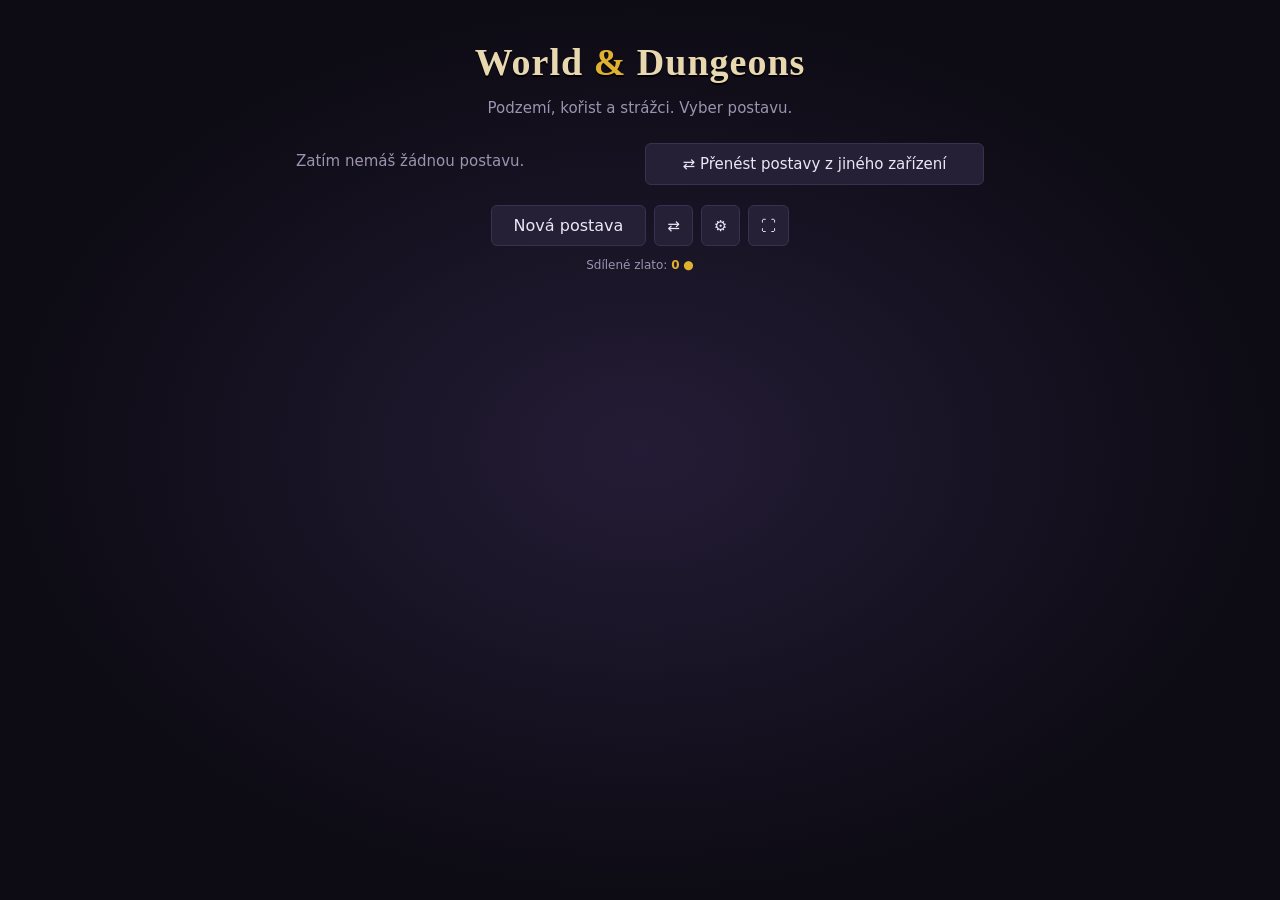
<file: index.html>
<!DOCTYPE html>
<html lang="cs">
<head>
  <meta charset="UTF-8">
  <meta name="viewport" content="width=device-width, initial-scale=1, maximum-scale=1, user-scalable=no, viewport-fit=cover">
  <meta name="mobile-web-app-capable" content="yes">
  <meta name="apple-mobile-web-app-capable" content="yes">
  <meta name="apple-mobile-web-app-status-bar-style" content="black-translucent">
  <meta name="apple-mobile-web-app-title" content="W&amp;D">
  <link rel="manifest" href="manifest.webmanifest">
  <link rel="icon" href="icon-192.png">
  <link rel="apple-touch-icon" href="icon-192.png">
  <meta name="theme-color" content="#0d0b14">
  <title>World &amp; Dungeons</title>
  <link rel="stylesheet" href="css/style.css">
</head>
<body>
  <!-- barevný přechod ohnivého prstence mýtických předmětů (sdílený všemi ikonami) -->
  <svg width="0" height="0" style="position:absolute" aria-hidden="true"><defs><radialGradient id="mfire-grad" cx="50%" cy="50%" r="50%">
    <stop offset="0" stop-color="#0a0202"/><stop offset=".45" stop-color="#2a0505"/><stop offset=".65" stop-color="#ff5a14"/><stop offset=".78" stop-color="#ffc060"/>
    <stop offset=".9" stop-color="#a01208" stop-opacity=".7"/><stop offset="1" stop-color="#000" stop-opacity="0"/></radialGradient></defs></svg>
  <canvas id="game"></canvas>

  <!-- Hlavní menu: postavy -->
  <div id="menu">
    <div class="menu-inner">
      <h1>World <span class="amp">&amp;</span> Dungeons</h1>
      <p class="muted">Podzemí, kořist a strážci. Vyber postavu.</p>
      <div id="menu-chars" class="char-list"></div>
      <div class="actions center">
        <button id="menu-play" class="primary big">Hrát</button>
        <button id="menu-new" class="big">Nová postava</button>
        <button id="menu-xfer" title="Přenos postav na jiné zařízení">⇄</button>
        <button id="menu-settings" title="Nastavení">⚙</button>
        <button id="menu-fs" title="Celá obrazovka">⛶</button>
      </div>
      <p class="muted small">Sdílené zlato: <b class="gold" id="menu-gold">0</b> <span class="gold">●</span></p>
    </div>
  </div>

  <!-- HUD -->
  <div id="hud" hidden>
    <div id="top-center">
      <div id="area-name"></div>
      <div id="progress-wrap"><div id="progress-bar"></div><span id="progress-txt"></span></div>
      <div id="boss-wrap" hidden><div id="boss-head"><span id="boss-name"></span><span id="boss-status"></span></div><div class="bossbar"><div id="boss-bar"></div><div id="boss-shield"></div><i class="bph" style="left:66%"></i><i class="bph" style="left:33%"></i></div></div>
    </div>
    <div id="top-right">
      <canvas id="minimap" width="92" height="72"></canvas>
      <div class="hud-btns">
        <span class="hud-gold" data-tip="Zlato (sdílené všemi postavami)"><span class="gold">●</span> <b id="hud-gold">0</b></span>
        <button id="hb-char" data-tip="Postava a batoh (I)">🎒</button>
        <button id="hb-tal" data-tip="Talenty a dovednosti (K)">✦</button>
        <button id="hb-book" data-tip="Kniha dovedností (P)">📖</button>
        <button id="hb-fs" data-tip="Celá obrazovka (F)">⛶</button>
        <button id="hb-menu" data-tip="Menu (Esc)">☰</button>
      </div>
      <div id="warn-broken" class="warn" hidden data-tip="Některý nasazený předmět je rozbitý a nedává staty. Oprav ho u kováře ve městě.">⚠ Rozbitá výbava</div>
    </div>
    <div id="party" hidden></div>
    <div id="buffs"></div>
    <div id="loot-log"></div>
    <div id="banner" hidden></div>
    <div id="portal-ask" hidden><span>Vrátit se do města?</span><button id="pa-yes">Do města <small>(Enter)</small></button><button id="pa-no" class="ghost">Zůstat</button></div>
    <div id="bottom">
      <div class="orb hp" data-tip="Život"><div class="orb-fill" id="hp-fill"></div><span class="orb-txt" id="hp-txt"></span></div>
      <div id="bar-mid">
        <div id="xpbar" data-tip="Zkušenosti"><div id="xp-fill"></div><span id="xp-txt"></span></div>
        <div id="action-bar"></div>
      </div>
      <div class="orb res" id="res-orb" data-tip=""><div class="orb-fill" id="res-fill"></div><span class="orb-txt" id="res-txt"></span><span class="orb-name" id="res-name"></span></div>
    </div>
    <div id="touch" hidden>
      <div id="joy-zone"><div id="joy-base"><div id="joy-knob"></div></div></div>
      <div id="tbtns"></div>
    </div>
  </div>

  <div id="modal" class="modal" hidden><div id="modal-box" class="modal-box"></div></div>
  <div id="toast" class="toast"></div>
  <div id="tip" class="tip" hidden></div>
  <div id="itip" class="itip" hidden></div>

  <script src="js/data.js"></script>
  <script src="js/classes.js"></script>
  <script src="js/talents.js"></script>
  <script src="js/icons.js"></script>
  <script src="js/item-icons.js"></script>
  <script src="js/items.js"></script>
  <script src="js/sprites.js"></script>
  <script src="js/world.js"></script>
  <script src="js/fx.js"></script>
  <script src="js/sfx.js"></script>
  <script src="js/save.js"></script>
  <script src="js/entities.js"></script>
  <script src="js/skills.js"></script>
  <script src="js/rift.js"></script>
  <script src="js/bosses.js"></script>
  <script src="js/inventory.js"></script>
  <script src="js/ui.js"></script>
  <script src="js/hud.js"></script>
  <script src="js/lib/peerjs.min.js"></script>
  <script src="js/net.js"></script>
  <script src="js/engine.js"></script>
</body>
</html>
</file>
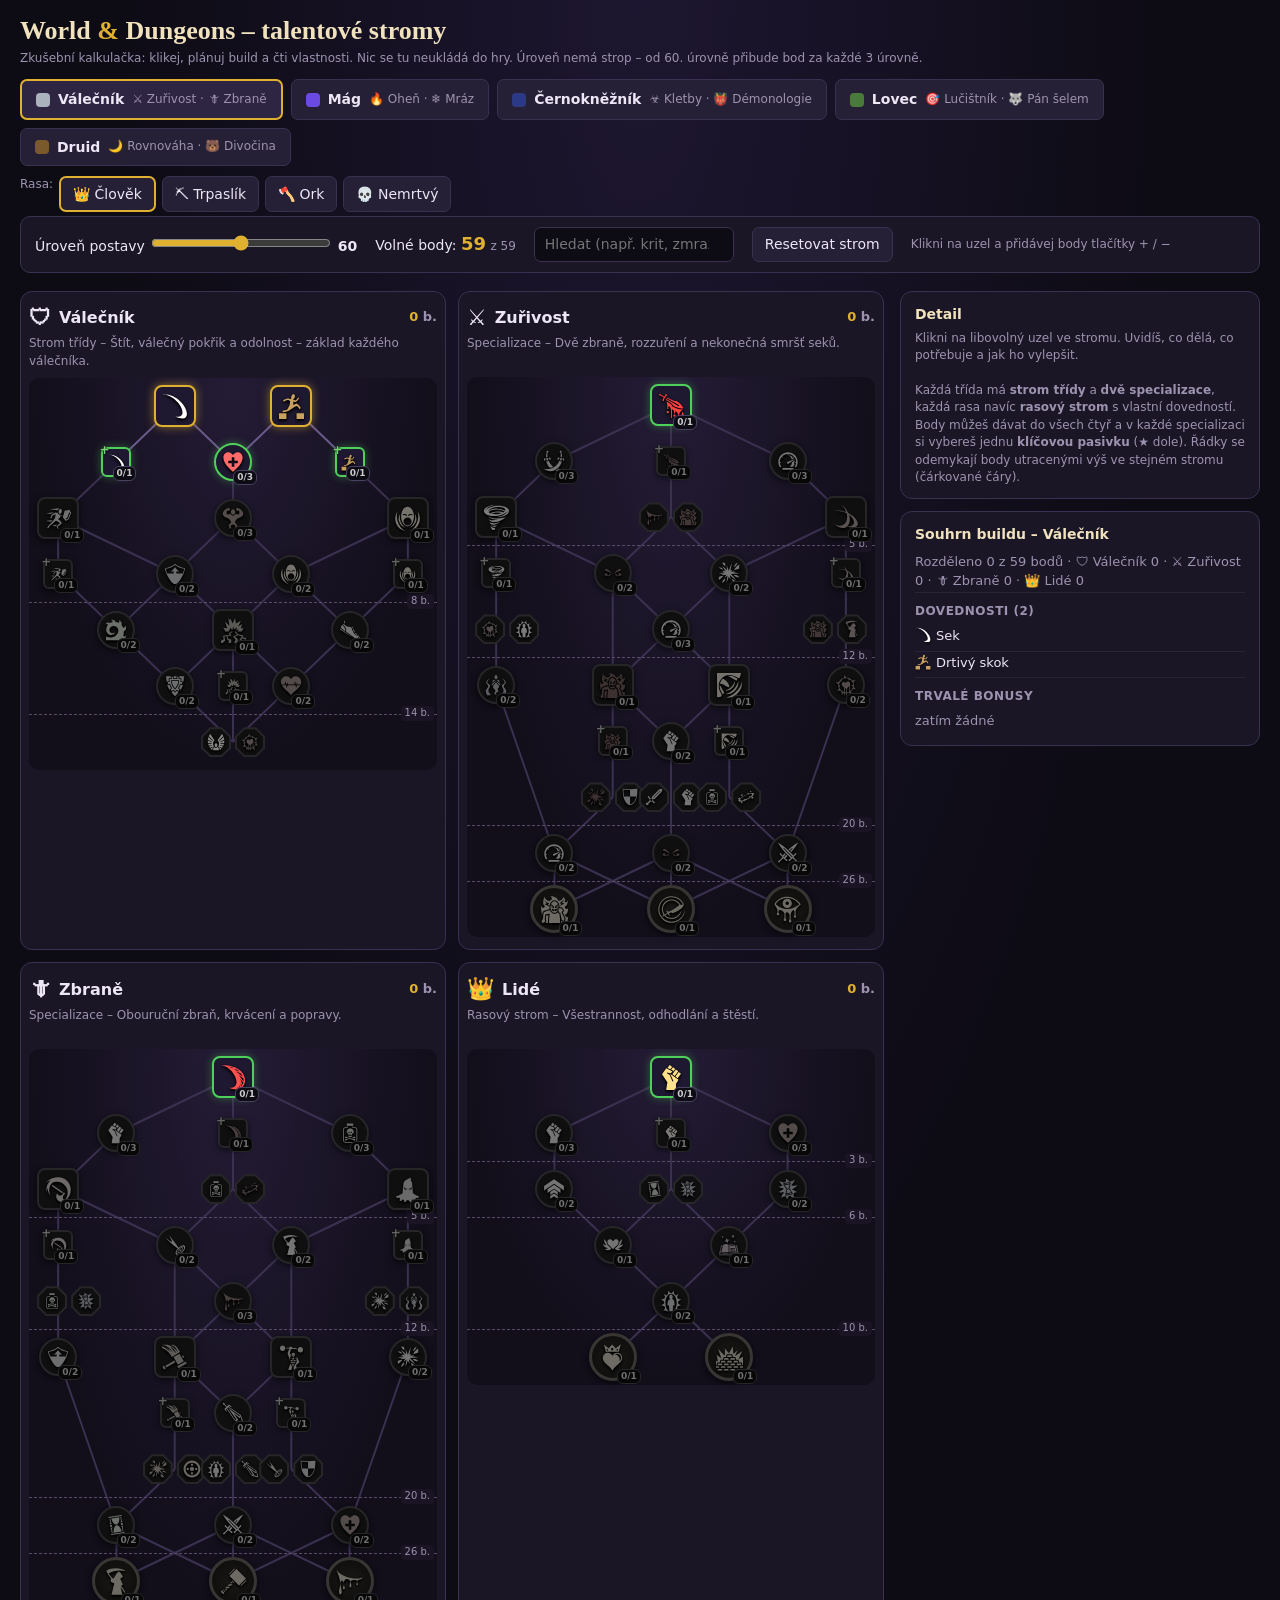
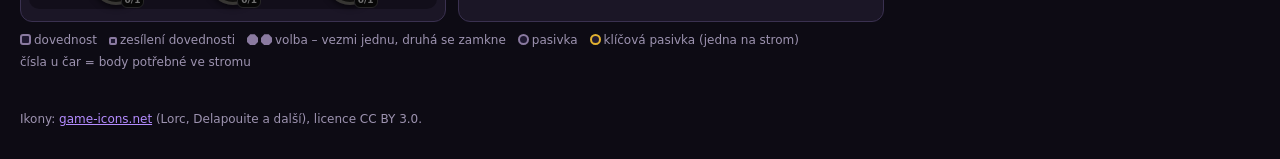
<file: kalkulacka/index.html>
<!DOCTYPE html>
<html lang="cs">
<head>
<meta charset="utf-8">
<meta name="viewport" content="width=device-width, initial-scale=1">
<title>World & Dungeons – talentové stromy</title>
<style>
  :root { --bg:#0d0b14; --panel:#1b1626; --panel2:#262036; --border:#3a3150; --text:#ece6f5; --muted:#9d93b0; --gold:#e0b030; --green:#4fd05a; }
  * { box-sizing: border-box; }
  body { margin: 0; background: radial-gradient(ellipse at top, #1d1630, var(--bg) 60%); color: var(--text); font: 14px/1.45 system-ui, -apple-system, "Segoe UI", sans-serif; min-height: 100vh; }
  button { font: inherit; color: var(--text); background: var(--panel2); border: 1px solid var(--border); border-radius: 7px; padding: 6px 12px; cursor: pointer; }
  button:hover { border-color: var(--gold); }
  button:disabled { opacity: .45; cursor: not-allowed; }
  button.primary { background: var(--gold); color: #241a05; border-color: var(--gold); font-weight: 600; }
  .muted { color: var(--muted); } .small { font-size: 12px; } .gold { color: var(--gold); }
  header { padding: 16px 20px 8px; max-width: 1500px; margin: 0 auto; }
  h1 { margin: 0 0 4px; font: 700 26px Georgia, serif; color: #f0e2bd; } h1 span { color: var(--gold); }
  .classes { display: flex; flex-wrap: wrap; gap: 8px; margin: 12px 0 10px; }
  .cls { display: flex; align-items: center; gap: 8px; padding: 8px 14px; }
  .cls .sw { width: 14px; height: 14px; border-radius: 4px; }
  .cls.sel { border: 2px solid var(--gold); background: #2e2542; }
  .bar { display: flex; flex-wrap: wrap; align-items: center; gap: 10px 18px; background: var(--panel); border: 1px solid var(--border); border-radius: 10px; padding: 10px 14px; }
  .bar input[type=range] { width: 180px; accent-color: var(--gold); }
  .bar input[type=search] { font: inherit; background: var(--bg); color: var(--text); border: 1px solid var(--border); border-radius: 7px; padding: 6px 10px; width: 200px; }
  .pts b { font-size: 18px; }
  main { max-width: 1500px; margin: 0 auto; padding: 10px 20px 40px; display: grid; grid-template-columns: 1fr 360px; gap: 16px; align-items: start; }
  .trees { display: grid; grid-template-columns: repeat(2, minmax(300px, 1fr)); gap: 12px; }
  .races { display: flex; flex-wrap: wrap; gap: 6px; margin: 6px 0 4px; } .races button.sel { border: 2px solid var(--gold); }
  .tree { background: var(--panel); border: 1px solid var(--border); border-radius: 12px; padding: 10px 8px 12px; }
  .tree h2 { margin: 0; font-size: 16px; display: flex; align-items: center; gap: 8px; } .tree h2 .ic { font-size: 22px; }
  .tree .sub { margin: 2px 0 8px; min-height: 34px; }
  .tree .tp { margin-left: auto; font-size: 13px; color: var(--muted); } .tree .tp b { color: var(--gold); }
  .canvas { position: relative; background: radial-gradient(ellipse at 50% 0%, #241c36, #120e1a 70%); border-radius: 10px; }
  svg.lines { position: absolute; inset: 0; width: 100%; height: 100%; }
  svg.lines line { stroke: #3a3150; stroke-width: 2; } svg.lines line.can { stroke: #6a5a8a; } svg.lines line.on { stroke: var(--gold); stroke-width: 3; }
  .gate { position: absolute; left: 0; right: 0; border-top: 1px dashed #5a4a6a; pointer-events: none; }
  .gate span { position: absolute; right: 3px; top: -9px; font-size: 10px; background: #1a1424; color: var(--muted); padding: 0 4px; border-radius: 4px; }
  .gate.ok { border-color: #4a8a4a; } .gate.ok span { color: #7ad07a; }
  .n { position: absolute; transform: translate(-50%, -50%); width: 38px; height: 38px; padding: 0; display: flex; align-items: center; justify-content: center;
       background: #1e1830; border: 2px solid #4a4060; border-radius: 50%; box-shadow: 0 2px 6px rgba(0,0,0,.6); z-index: 1; user-select: none; }
  .n .g { font-size: 17px; line-height: 1; filter: drop-shadow(0 1px 1px #000); }
  .n .r { position: absolute; right: -7px; bottom: -6px; font-size: 9px; font-weight: 700; background: #0d0b14; border: 1px solid #4a4060; border-radius: 6px; padding: 0 3px; color: #ccc; }
  .n .plus { position: absolute; left: -4px; top: -7px; font-size: 12px; font-weight: 800; color: #7ad07a; text-shadow: 0 0 2px #000; }
  .n.t-skill, .n.t-base { border-radius: 8px; width: 42px; height: 42px; }
  .n.t-enh { border-radius: 6px; width: 30px; height: 30px; } .n.t-enh .g { font-size: 14px; }
  .n.t-choice { border: 0; clip-path: polygon(30% 0,70% 0,100% 30%,100% 70%,70% 100%,30% 100%,0 70%,0 30%); background: #4a4060; }
  .n.t-choice::before { content: ''; position: absolute; inset: 2px; clip-path: inherit; background: #1e1830; z-index: -1; }
  .n.t-choice .r { right: 4px; bottom: 1px; }
  .n.t-key { width: 48px; height: 48px; border-width: 3px; border-color: #7a6030; background: radial-gradient(circle, #3a2a10, #1a1408); } .n.t-key .g { font-size: 22px; color: var(--gold); }
  .n.lock { filter: grayscale(.9) brightness(.55); }
  .n.ok { border-color: var(--green); box-shadow: 0 0 8px #4fd05a66; }
  .n.part { border-color: #c09030; }
  .n.max, .n.base { border-color: var(--gold); box-shadow: 0 0 10px #e0b03088; }
  .n.t-choice.ok { background: var(--green); } .n.t-choice.max { background: var(--gold); }
  .n.sel { outline: 2px solid #fff; outline-offset: 3px; } .n.t-choice.sel { outline: none; filter: drop-shadow(0 0 5px #fff); }
  .n.hit { box-shadow: 0 0 0 4px #50c0ff, 0 0 14px #50c0ff; filter: none; }
  .n.dim { opacity: .25; }
  aside { position: sticky; top: 10px; display: flex; flex-direction: column; gap: 12px; max-height: calc(100vh - 20px); overflow-y: auto; }
  .card { background: var(--panel); border: 1px solid var(--border); border-radius: 12px; padding: 12px 14px; }
  .card h3 { margin: 0 0 6px; font-size: 14px; color: #f0e2bd; }
  .d-head { display: flex; gap: 10px; align-items: center; } .d-g { font-size: 30px; width: 40px; text-align: center; }
  .d-head b { font-size: 16px; }
  .tag { display: inline-block; font-size: 11px; padding: 1px 7px; border-radius: 10px; background: #2e2542; border: 1px solid var(--border); margin: 2px 4px 2px 0; }
  .props { display: grid; grid-template-columns: auto 1fr; gap: 2px 12px; margin: 8px 0; font-size: 13px; } .props span:nth-child(odd) { color: var(--muted); }
  .opt { border: 1px solid var(--border); border-radius: 8px; padding: 7px 9px; margin: 6px 0; background: #1a1424; }
  .opt.sel { border-color: var(--gold); }
  .why { color: #e0a060; font-size: 12px; margin-top: 6px; }
  .acts { display: flex; gap: 8px; flex-wrap: wrap; margin-top: 8px; }
  ul.enh { margin: 6px 0 0; padding-left: 18px; font-size: 12px; } ul.enh li { margin: 2px 0; } ul.enh li.on { color: var(--gold); }
  .sum div { display: flex; justify-content: space-between; gap: 10px; font-size: 13px; border-bottom: 1px solid #2a2338; padding: 2px 0; }
  .sum div span:last-child { color: var(--gold); text-align: right; }
  .sum div span:first-child { white-space: nowrap; }
  .sum h4 { margin: 10px 0 4px; font-size: 12px; color: var(--muted); text-transform: uppercase; letter-spacing: .5px; }
  .legend { display: flex; flex-wrap: wrap; gap: 4px 12px; font-size: 12px; color: var(--muted); }
  .legend i { display: inline-block; width: 11px; height: 11px; border: 2px solid #8a7aa0; vertical-align: -1px; margin-right: 3px; background: #1e1830; }
  .lg-sq { border-radius: 3px; } .lg-dm { border-radius: 2px; width: 8px !important; height: 8px !important; } .lg-ci { border-radius: 50%; } .lg-ky { border-radius: 50%; border-color: var(--gold) !important; }
  .lg-oc { clip-path: polygon(30% 0,70% 0,100% 30%,100% 70%,70% 100%,30% 100%,0 70%,0 30%); background: #8a7aa0 !important; border: 0 !important; }
  .tabs { display: none; }
  .gi { width: 1em; height: 1em; display: block; fill: currentColor; filter: drop-shadow(0 1px 1px rgba(0,0,0,.8)); }
  .n .g .gi { width: 22px; height: 22px; } .n.t-skill .g .gi, .n.t-base .g .gi { width: 27px; height: 27px; } .n.t-enh .g .gi { width: 17px; height: 17px; } .n.t-key .g .gi { width: 29px; height: 29px; }
  .d-g .gi { width: 34px; height: 34px; }
  i.si { display: inline-block; vertical-align: -3px; margin-right: 5px; font-style: normal; } i.si .gi { width: 16px; height: 16px; display: inline-block; }
  svg.lines line.up { stroke: #5fd0ff; stroke-width: 3.5; } svg.lines line.down { stroke: #b48cff; stroke-width: 3; stroke-dasharray: .06 .05; }
  .n.anc { box-shadow: 0 0 0 3px #5fd0ffaa, 0 0 12px #5fd0ff88; filter: none; } .n.desc { box-shadow: 0 0 0 2px #b48cff88; }
  .n.t-choice.anc { filter: drop-shadow(0 0 5px #5fd0ff); }
  svg.lines line.alt { stroke: #5fd0ff; stroke-opacity: .55; stroke-width: 2.5; stroke-dasharray: .1 .07; }
  .n.altn { box-shadow: 0 0 0 2px #5fd0ff66; filter: grayscale(.4) brightness(.85); } .n.t-choice.altn { filter: drop-shadow(0 0 3px #5fd0ff99); }
  .rel.main > span b { color: #5fd0ff; } .rel.alt > span b { color: #8fd8ffbb; } .n.t-choice.desc { filter: drop-shadow(0 0 4px #b48cff); }
  .n.t-opt { width: 30px; height: 30px; border: 0; border-radius: 0; background: #4a4060; box-shadow: none; clip-path: polygon(30% 0,70% 0,100% 30%,100% 70%,70% 100%,30% 100%,0 70%,0 30%); }
  .n.t-opt::before { content: ''; position: absolute; inset: 2px; clip-path: inherit; background: #1e1830; z-index: -1; }
  .n.t-opt .g .gi { width: 18px; height: 18px; } .n.t-opt.ok { background: var(--green); } .n.t-opt.max { background: var(--gold); }
  .n.t-opt.excl { filter: grayscale(1) brightness(.4); } .n.t-opt.sel { outline: none; filter: drop-shadow(0 0 5px #fff); }
  .n.t-opt.anc { filter: drop-shadow(0 0 5px #5fd0ff); } .n.t-opt.altn { filter: drop-shadow(0 0 3px #5fd0ff99); } .n.t-opt.desc { filter: drop-shadow(0 0 3px #b48cff); }
  .pm { position: absolute; transform: translate(-50%, -50%); display: flex; flex-direction: column; gap: 3px; z-index: 3; }
  .pm button { width: 25px; height: 21px; padding: 0; font-size: 16px; font-weight: 800; line-height: 1; border-radius: 6px; color: #fff; box-shadow: 0 2px 6px rgba(0,0,0,.7); }
  .pm .pp { background: #2f7a36; border-color: #4fd05a; } .pm .mm { background: #6a2a2a; border-color: #c05050; }
  .pm button:disabled { background: #2a2436; border-color: #3a3150; color: #6a6080; opacity: 1; }
  .rel { margin-top: 8px; display: flex; flex-wrap: wrap; gap: 4px; align-items: center; }
  .chip { display: inline-flex; align-items: center; padding: 2px 9px 2px 5px; font-size: 12px; border-radius: 14px; background: #1a1424; }
  .chip.on { border-color: var(--gold); color: #f0d890; } .chip i.si { margin-right: 4px; }
  footer { max-width: 1500px; margin: 0 auto; padding: 0 20px 30px; }
  @media (max-width: 1250px) { main { grid-template-columns: 1fr; } aside { position: static; max-height: none; } }
  @media (max-width: 980px) {
    header, main { padding-left: 10px; padding-right: 10px; }
    .tabs { display: grid; grid-template-columns: repeat(4, 1fr); gap: 6px; margin-bottom: 8px; }
    .tabs button { padding: 6px 4px; font-size: 12px; } .tabs button.sel { border: 2px solid var(--gold); background: #2e2542; }
    .trees { grid-template-columns: 1fr; } .tree:not(.show) { display: none; }
    .bar input[type=search] { width: 100%; }
    aside { position: static; }
    #detail { position: fixed; left: 0; right: 0; bottom: 0; z-index: 5; border-radius: 12px 12px 0 0; border-color: var(--gold); box-shadow: 0 -4px 16px rgba(0,0,0,.7); max-height: 38vh; overflow-y: auto; }
    body { padding-bottom: 40vh; }
  }
</style>
</head>
<body>
<header>
  <h1>World <span>&</span> Dungeons – talentové stromy</h1>
  <div class="muted small">Zkušební kalkulačka: klikej, plánuj build a čti vlastnosti. Nic se tu neukládá do hry. Úroveň nemá strop – od 60. úrovně přibude bod za každé 3 úrovně.</div>
  <div class="classes" id="classes"></div>
  <div class="races" id="races"></div>
  <div class="bar">
    <label>Úroveň postavy <input type="range" id="lvl" min="1" max="120" value="60"> <b id="lvlv">60</b></label>
    <span class="pts">Volné body: <b id="free" class="gold">59</b> <span class="muted small">z <span id="tot">59</span></span></span>
    <input type="search" id="q" placeholder="Hledat (např. krit, zmraz, vlk)…">
    <button id="reset">Resetovat strom</button>
    <span class="muted small">Klikni na uzel a přidávej body tlačítky + / −</span>
  </div>
</header>
<main>
  <section>
    <div class="tabs" id="tabs"></div>
    <div class="trees" id="trees"></div>
    <div class="legend" style="margin-top:10px">
      <span><i class="lg-sq"></i>dovednost</span><span><i class="lg-dm"></i>zesílení dovednosti</span><span><i class="lg-oc"></i><i class="lg-oc"></i>volba – vezmi jednu, druhá se zamkne</span>
      <span><i class="lg-ci"></i>pasivka</span><span><i class="lg-ky"></i>klíčová pasivka (jedna na strom)</span>
      <span>čísla u čar = body potřebné ve stromu</span>
    </div>
  </section>
  <aside>
    <div class="card" id="detail"></div>
    <div class="card sum" id="summary"></div>
  </aside>
</main>
<footer class="muted small">Ikony: <a href="https://game-icons.net" target="_blank" style="color:#b48cff">game-icons.net</a> (Lorc, Delapouite a další), licence CC BY 3.0.</footer>

<script src="../js/data.js"></script>
<script src="../js/classes.js"></script>
<script src="../js/talents.js"></script>
<script src="../js/icons.js"></script>
<script>
const ROW = 56;
const ELEM = { phys: 'fyzické', fire: 'oheň', frost: 'mráz', shadow: 'stín', nature: 'příroda', arcane: 'arkána', chaos: 'chaos' };
const TYPE_TXT = { skill: 'Dovednost', enh: 'Zesílení dovednosti', choice: 'Volba – vyber jednu ze dvou', passive: 'Pasivka', key: 'Klíčová pasivka – v každém stromu smíš mít jen jednu', base: 'Výchozí dovednost (máš ji vždy)' };
const SK_TYPE = { melee: 'útok zblízka', projectile: 'střela', ground: 'plošné kouzlo na místo', nova: 'vlna kolem tebe', leap: 'skok', dash: 'výpad', teleport: 'teleport', buff: 'posílení', summon: 'vyvolání', heal: 'léčení', whirl: 'vichřice', petstrike: 'rozkaz mazlíčkům', trap: 'past', drain: 'vysátí', tap: 'pakt' };
const S = { cls: 'warrior', race: 'human', level: 60, sel: null, tab: 1, q: '', builds: {} };
// klíč stromů: třída + rasa (rasový strom je čtvrtý)
const K = () => S.cls + ':' + S.race;
const build = () => S.builds[K()] || (S.builds[K()] = {});

// ---------- popisky bonusů pro souhrn ----------
const PCT = v => Math.round(v * 1000) / 10;
const LBL = { hpPct: 'Život', atkPct: 'Útok', def: 'Obrana', spdPct: 'Rychlost útoku', crit: 'Krit. šance', critDmg: 'Krit. poškození', ls: 'Vysávání života', dodge: 'Úhyb', block: 'Blok',
  dmgRed: 'Méně přijatého poškození', regen: 'Život za sekundu', thorns: 'Trny', physPct: 'Fyzické poškození', firePct: 'Ohnivé poškození', frostPct: 'Mrazivé poškození', shadowPct: 'Stínové poškození',
  naturePct: 'Přírodní poškození', arcanePct: 'Arkánní poškození', resFire: 'Odolnost vůči ohni', resFrost: 'Odolnost vůči mrazu', resShadow: 'Odolnost vůči stínu', resAll: 'Odolnost vůči všem živlům',
  armorPen: 'Ignoruje zbroj', resPen: 'Ignoruje odolnosti', execPct: 'Poškození pod 30 % života', dotPct: 'Poškození v čase', dotDur: 'Delší DoT', slowPct: 'Silnější zpomalení', slowAura: 'Zpomalení kolem tebe',
  freezeChance: 'Šance zmrazit', stunChance: 'Šance omráčit', stunDmg: 'Poškození omráčeným a zmrazeným', doubleChance: 'Šance na dvojitý útok', healPct: 'Léčení', petPct: 'Síla mazlíčků',
  petCount: 'Mazlíčci navíc', titanGrip: 'Titánský stisk', rebirth: 'Znovuzrození 1× v podzemí', goldPct: 'Zlato', dropPct: 'Šance na předmět', msPct: 'Rychlost pohybu', skillPct: 'Poškození dovedností',
  cdr: 'Kratší přebíjení', resMax: 'Max. zdroj', resRegenPct: 'Obnova zdroje', genPct: 'Získaný zdroj', killRes: 'Zdroj za zabití', critRes: 'Zdroj za krit. zásah', killHeal: 'Léčení za zabití (z max. života)',
  enrageChance: 'Šance na rozzuření při kritu', enrageDur: 'Delší rozzuření', enrageAlways: 'Trvalé rozzuření', bleedHit: 'Krvácení základního útoku (z útoku/s)', offhand: 'Síla zbraně v levé ruce',
  ignite: 'Šance zapálit', burnBonus: 'Poškození hořícím', slowedBonus: 'Poškození zpomaleným', shatter: 'Tříštění (násobek útoku)', dotSpread: 'Kletby přeskočí na nepřátel', dottedBonus: 'Poškození prokletým',
  vulnPct: 'Silnější zranitelnost', manaShield: 'Manový štít', loneWolf: 'Osamělý vlk (útok)', petSpd: 'Rychlost mazlíčků', petLs: 'Léčení z poškození mazlíčků', primCount: 'Střely základního útoku navíc',
  primPierce: 'Průraz základního útoku', arrowPierce: 'Průraz všech šípů', eclipse: 'Síla Zatmění', trapMax: 'Pastí navíc', auraPct: 'Síla aury', formDur: 'Delší podoby', lowHpDmg: 'Poškození pod 50 % života',
  xpPct: 'Zkušenosti', mfPct: 'Lepší kořist', ccRed: 'Kratší zmrazení a zpomalení', secondWind: 'Druhý dech (léčení)', stoneQuake: 'Otřes (násobek útoku)', stoneSkin: 'Kamenná krev (méně poškození)',
  stealthDmg: 'Útok ze stínu navíc', moveCdr: 'Kratší přebíjení pohybu', dodgeAtk: 'Útok po úhybu', revenge: 'Pomsta (útok)', orcRage2: 'Dvojnásobný vztek', furyExtend: 'Zabití prodlouží zuřivost',
  skelPct: 'Síla kostlivců', skelMage: 'Kostěný mág', raiseOnKill: 'Šance vzkřísit padlého', boneShield: 'Kostěný štít (za kostlivce)', skelMax: 'Kostlivců navíc', skelBoom: 'Výbuch kostlivce (násobek útoku)',
  executeKill: 'Poprava zabíjí pod 20 %', whirlPull: 'Vichřice vtahuje', frostArmor: 'Ledová zbroj (zmrazení s)', vaultTrap: 'Past z Úskoku', blinkNova: 'Mrazivý teleport (zmrazení s)', strafePierce: 'Průraz Palby za běhu' };
const FLAT = { skelMage: '!', whirlPull: '!', executeKill: '!', vaultTrap: '!', orcRage2: '!', furyExtend: '!', skelMax: '', strafePierce: '', frostArmor: ' s', blinkNova: ' s', stoneQuake: '×', skelBoom: '×', def: '', petCount: '', resMax: '', killRes: '', critRes: '', dotDur: ' s', enrageDur: ' s', formDur: ' s', trapMax: '', dotSpread: '', primCount: '', primPierce: '', arrowPierce: '', shatter: '×', titanGrip: '!', rebirth: '!', enrageAlways: '!' };
const COND = { dw2: 'se dvěma obouručními zbraněmi', dw: 'se dvěma zbraněmi', dw1: 'se dvěma jednoručními zbraněmi', th: 's obouruční zbraní', sh: 'se štítem', enrage: 'během rozzuření' };
const SKL = { skd: v => `+${PCT(v)} % poškození`, skr: v => `+${PCT(v)} % plocha/dosah`, skc: v => `+${v} ks`, skdur: v => `+${v} s trvání`, skcd: v => `-${v} s přebíjení`, skcost: v => `-${PCT(v)} % cena`,
  skgen: v => `+${v} zdroje`, skpierce: v => v >= 99 ? 'proletí všemi' : `průraz +${v}`, skstun: v => `+${v} s omráčení`, skslow: v => `+${PCT(v)} % zpomalení`, skdot: v => `+${PCT(v)} % DoT`,
  skheal: v => `léčí ${PCT(v)} % poškození`, skvuln: v => `zranitelnost ${v} s`, skburn: v => `zapálí (${PCT(v)} % útoku/s)`, skbleed: v => `krvácení (${PCT(v)} % útoku/s)`,
  skfreeze: v => `${PCT(v)} % šance zmrazit`, skexec: v => `+${PCT(v)} % pod 30 % života`, skenrage: () => 'rozzuří tě', skhits: v => `+${v} úder`, skkillres: v => `+${v} zdroje za zabití` };
function fmtStat(k, v) { if (k in FLAT) return FLAT[k] === '!' ? 'ano' : (FLAT[k] === '×' ? `${v}×` : `+${Math.round(v * 10) / 10}${FLAT[k]}`); return `+${PCT(v)} %`; }
function condName(pre) { if (COND[pre]) return COND[pre]; const sk = SKILLS[pre]; return sk ? `během: ${sk.name}` : pre; }

// ---------- pomocníci ----------
const trees = () => classTrees(K());
const free = () => talentPointsTotal(S.level) - talentsSpent({ cls: S.cls, race: S.race, talents: build() });
function canLearn(n, opt) {
  const t = build(), v = t[n.id] || 0;
  if (n.type === 'base' || free() <= 0) return false;
  if (n.type === 'choice' ? v > 0 : v >= n.max) return false;
  return talentStateValid(K(), Object.assign({}, t, { [n.id]: n.type === 'choice' ? (opt || 1) : v + 1 }));
}
function canUnlearn(n) {
  const t = Object.assign({}, build()), v = t[n.id] || 0;
  if (!v) return false;
  if (n.type === 'choice' || v === 1) delete t[n.id]; else t[n.id] = v - 1;
  return talentStateValid(K(), t);
}
function title(n) { return n.type === 'choice' ? n.opts.map(o => o.name).join(' / ') : n.name; }
function whyNot(n) {
  const t = build(), tree = trees().find(x => x.key === n.tree);
  if (n.type === 'base') return '';
  if (free() <= 0) return 'Nemáš volný bod – zvyš úroveň nahoře.';
  if (n.req.length && !n.req.some(r => { const p = nodeById(K(), r); return p.type === 'base' || t[r]; })) return 'Nejdřív potřebuješ bod v: ' + n.req.map(r => title(nodeById(K(), r))).join(' nebo ') + '.';
  const need = gateFor(tree, n.row), below = tree.nodes.filter(x => x.row < n.row).reduce((s, x) => s + nodeSpent(x, t[x.id]), 0);
  if (below < need) return `Potřebuješ ${need} bodů ve vyšších řádcích stromu (máš ${below}).`;
  if (n.type === 'key') return 'V tomto stromu už máš jinou klíčovou pasivku.';
  return '';
}
function glyph(n) {
  if (n.type === 'key') return '★';
  if (n.glyph) return n.glyph;
  const st = n.type === 'choice' ? n.opts[0].stats : n.stats, k = Object.keys(st)[0] || '';
  const b = k.includes('_') && !k.startsWith('sk') ? k.split('_')[1] : k;
  return ({ hpPct: '❤', def: '⛨', dmgRed: '⛨', block: '⛨', crit: '✧', critDmg: '✹', spdPct: '»', msPct: '➤', ls: '❦', regen: '✚', healPct: '✚', thorns: '✶', firePct: '🔥', frostPct: '❄', shadowPct: '☾',
    naturePct: '❀', arcanePct: '✦', physPct: '⚔', atkPct: '⚔', dotPct: '☠', dotDur: '☠', petPct: '🐾', petSpd: '🐾', petLs: '🐾', petCount: '🐾', resAll: '◈', resFire: '◈', resFrost: '◈', resShadow: '◈',
    armorPen: '➶', resPen: '➶', execPct: '☩', rebirth: '✟', goldPct: '●', killRes: '◆', killHeal: '◆', resMax: '◆', resRegenPct: '◆', genPct: '◆', cdr: '⟳', enrageChance: '💢', enrageDur: '💢', offhand: '⚔',
    bleedHit: '🩸', ignite: '🔥', burnBonus: '🔥', slowedBonus: '❄', slowPct: '❄', slowAura: '❄', freezeChance: '❄', stunDmg: '✺', stunChance: '✺', dotSpread: '☣', dottedBonus: '☣', titanGrip: '⚔',
    loneWolf: '🐺', primCount: '⁂', eclipse: '🌗', formDur: '🐻', doubleChance: '⁑', skillPct: '✦', dodge: '↯' })[b] || '◆';
}
function matches(n) {
  if (!S.q) return null;
  const txt = (title(n) + ' ' + (n.desc || '') + ' ' + (n.opts ? n.opts.map(o => o.desc).join(' ') : '')).toLowerCase();
  return txt.includes(S.q.toLowerCase());
}

// ---------- akce ----------
function learn(id, opt) {
  const n = nodeById(K(), id), t = build(), v = t[id] || 0;
  if (n.type === 'choice' && v) { t[id] = opt; }
  else if (canLearn(n, opt)) t[id] = n.type === 'choice' ? (opt || 1) : v + 1;
  S.sel = n.type === 'choice' ? `${id}#${t[id] || opt || 1}` : id; render();
}
function unlearn(id) {
  const n = nodeById(K(), id), t = build();
  if (!canUnlearn(n)) return;
  if (n.type === 'choice' || t[id] === 1) delete t[id]; else t[id]--;
  S.sel = id; render();
}

// ---------- vykreslení ----------
function renderRaces() {
  if (!raceAllows(S.race, S.cls)) S.race = Object.keys(RACES).find(r => raceAllows(r, S.cls));
  document.getElementById('races').innerHTML = '<span class="muted small">Rasa:</span>' + Object.keys(RACES).filter(r => raceAllows(r, S.cls)).map(r =>
    `<button class="${r === S.race ? 'sel' : ''}" data-race="${r}" title="${RACES[r].trait}: ${RACES[r].desc}">${RACE_TALENTS[r].icon} ${RACES[r].name}</button>`).join('');
}
function renderClasses() {
  document.getElementById('classes').innerHTML = Object.keys(TALENTS).map(c => `<button class="cls ${c === S.cls ? 'sel' : ''}" data-cls="${c}">
    <span class="sw" style="background:${CLASSES[c].colors[0]}"></span><b>${CLASSES[c].name}</b>
    <span class="muted small">${TALENTS[c].specs.map(s => s.icon + ' ' + s.name).join(' · ')}</span></button>`).join('');
}
function relations(tree) {
  const out = { anc: new Set(), alt: new Set(), main: new Set(), altE: new Set(), desc: new Set() };
  const sid = (S.sel || '').split('#')[0];
  if (!sid || !tree.nodes.some(n => n.id === sid)) return out;
  talentRoutes(K(), build(), sid).forEach((r, i) => {
    r.nodes.forEach(x => (i === 0 ? out.anc : out.alt).add(x));
    routeEdges(r, sid).forEach(e => (i === 0 ? out.main : out.altE).add(e));
  });
  out.desc = new Set(talentChildren(K(), sid));
  return out;
}
function renderTree(tree, i) {
  const { anc, alt, main, altE, desc } = relations(tree);
  const t = build(), pts = tree.nodes.reduce((s, n) => s + nodeSpent(n, t[n.id]), 0);
  const pos = n => [n.col + 0.5, n.row + 0.5];
  const lines = tree.nodes.flatMap(n => n.req.map(r => {
    const p = tree.nodes.find(x => x.id === r), a = pos(p), b = pos(n);
    const pOn = p.type === 'base' || t[p.id], on = pOn && (n.type === 'base' || t[n.id]);
    const e = p.id + '>' + n.id, hl = main.has(e) ? 'up' : altE.has(e) ? 'alt' : (desc.has(n.id) && p.id === (S.sel || '').split('#')[0]) ? 'down' : '';
    return `<line x1="${a[0]}" y1="${a[1]}" x2="${b[0]}" y2="${b[1]}" class="${on ? 'on' : pOn ? 'can' : ''} ${hl}" vector-effect="non-scaling-stroke"/>`;
  })).join('');
  const gates = tree.gates.map(([r, need]) => `<div class="gate ${pts >= need ? 'ok' : ''}" style="top:${r * ROW}px"><span>${need} b.</span></div>`).join('');
  const nodes = tree.nodes.map(n => {
    const v = t[n.id] || 0, m = matches(n);
    const rel = anc.has(n.id) ? 'anc' : alt.has(n.id) ? 'altn' : desc.has(n.id) ? 'desc' : '';
    const x = (n.col + 0.5) / 7 * 100, top = (n.row + 0.5) * ROW, srch = m === true ? 'hit' : m === false ? 'dim' : '';
    if (n.type === 'choice') return n.opts.map((o, i) => {   // volba = dva menší uzly, zvolením jednoho se druhý zamkne
      const st = v === i + 1 ? 'max' : v ? 'excl' : canLearn(n, i + 1) ? 'ok' : 'lock', sid = `${n.id}#${i + 1}`;
      return `<button class="n t-opt ${st} ${rel} ${S.sel === sid ? 'sel' : ''} ${srch}" data-id="${sid}"
        style="left:calc(${x}% + ${(i ? 17 : -17) + (n.col === 0 ? 11 : n.col === 6 ? -11 : 0)}px);top:${top}px"><span class="g">${optIconHtml(o, n)}</span></button>`;
    }).join('');
    const st = n.type === 'base' ? 'base' : v >= n.max ? 'max' : v ? 'part' : canLearn(n) ? 'ok' : 'lock';
    const rank = n.type === 'base' ? '' : `<span class="r">${v}/${n.max}</span>`;
    return `<button class="n t-${n.type} ${st} ${rel} ${S.sel === n.id ? 'sel' : ''} ${srch}" data-id="${n.id}"
      style="left:${x}%;top:${top}px"><span class="g">${nodeIconHtml(n)}</span>${n.type === 'enh' ? '<span class="plus">+</span>' : ''}${rank}</button>`;
  }).join('');
  const pm = (() => {
    if (!S.sel) return '';
    const [sid, so] = S.sel.split('#'), n = tree.nodes.find(x => x.id === sid);
    if (!n || n.type === 'base') return '';
    const opt = n.type === 'choice' ? (+so || 1) : undefined, v = t[n.id] || 0;
    const plus = n.type === 'choice' ? (v ? v !== opt : canLearn(n, opt)) : canLearn(n), minus = n.type === 'choice' ? v === opt && canUnlearn(n) : canUnlearn(n);
    const off = n.type === 'key' ? 38 : n.type === 'skill' ? 36 : n.type === 'enh' ? 29 : 34;
    const dx = n.type === 'choice' ? (opt === 2 ? 39 : -39) + (n.col === 0 ? 11 : n.col === 6 ? -11 : 0) : (n.col >= 5 ? -off : off);
    return `<div class="pm" style="left:calc(${(n.col + 0.5) / 7 * 100}% + ${dx}px);top:${(n.row + 0.5) * ROW}px">
      <button class="pp" ${plus ? '' : 'disabled'} onclick="event.stopPropagation();learn('${n.id}'${opt ? ', ' + opt : ''})">+</button>
      <button class="mm" ${minus ? '' : 'disabled'} onclick="event.stopPropagation();unlearn('${n.id}')">−</button></div>`;
  })();
  return `<div class="tree ${i === S.tab ? 'show' : ''}">
    <h2><span class="ic">${tree.icon}</span>${tree.name}<span class="tp"><b>${pts}</b> b.</span></h2>
    <div class="sub muted small">${tree.core ? 'Strom třídy' : tree.isRace ? 'Rasový strom' : 'Specializace'} – ${tree.desc}</div>
    <div class="canvas" style="height:${tree.rows * ROW}px"><svg class="lines" viewBox="0 0 7 ${tree.rows}" preserveAspectRatio="none">${lines}</svg>${gates}${nodes}${pm}</div></div>`;
}
function skillProps(id) {
  const k = SKILLS[id], rn = CLASSES[S.cls].res.name.toLowerCase(), rows = [];
  rows.push(['Druh', SK_TYPE[k.type] || k.type]);
  if (k.elem) rows.push(['Živel', ELEM[k.elem]]);
  if (k.dmg) rows.push(['Poškození', `${Math.round(k.dmg * 100)} % útoku${k.hits ? ` × ${k.hits} údery` : ''}${k.count ? ` × ${k.count} střel` : ''}`]);
  if (k.explode) rows.push(['Výbuch', `${Math.round(k.explode.dmg * 100)} % útoku`]);
  if (k.dot) rows.push(['Poškození v čase', `${Math.round(k.dot.pct * 100)} % útoku za s, ${k.dot.dur} s`]);
  if (k.aura) rows.push(['Aura', `${Math.round(k.aura.dmg * 100)} % útoku každých ${k.aura.tick} s`]);
  if (k.exec) rows.push(['Poprava', `+${Math.round(k.exec * 100)} % pod 30 % života`]);
  if (k.stun) rows.push(['Omráčení', `${k.stun} s`]);
  if (k.freeze) rows.push(['Zmrazení', `${k.freeze} s`]);
  if (k.slow) rows.push(['Zpomalení', `${Math.round(k.slow * 100)} %`]);
  if (k.vuln) rows.push(['Zranitelnost', `${k.vuln} s (+20 % poškození)`]);
  if (k.dur && k.type !== 'ground') rows.push(['Trvání', `${k.dur} s`]);
  if (k.cost) rows.push(['Cena', `${k.cost} ${rn}`]);
  if (k.gen) rows.push(['Generuje', `${k.gen} ${rn}`]);
  if (k.lifeCost) rows.push(['Cena', `${Math.round(k.lifeCost * 100)} % života`]);
  rows.push(['Přebíjení', k.cd ? `${k.cd} s` : (k.primary ? 'podle rychlosti útoku' : 'žádné')]);
  return `<div class="props">${rows.map(r => `<span>${r[0]}</span><span>${r[1]}</span>`).join('')}</div>`;
}
function renderDetail() {
  const el = document.getElementById('detail');
  if (!S.sel) { el.innerHTML = `<h3>Detail</h3><div class="muted small">Klikni na libovolný uzel ve stromu. Uvidíš, co dělá, co potřebuje a jak ho vylepšit.<br><br>
    Každá třída má <b>strom třídy</b> a <b>dvě specializace</b>, každá rasa navíc <b>rasový strom</b> s vlastní dovedností. Body můžeš dávat do všech čtyř a v každé specializaci si vybereš jednu <b>klíčovou pasivku</b> (★ dole).
    Řádky se odemykají body utracenými výš ve stejném stromu (čárkované čáry).</div>`; return; }
  const [sid, so] = S.sel.split('#');
  const n = nodeById(K(), sid), t = build(), v = t[n.id] || 0, tree = trees().find(x => x.key === n.tree);
  if (n.type === 'choice') {
    const i = Math.max(0, (+so || 1) - 1), o = n.opts[i], other = n.opts[1 - i], chosen = v === i + 1, ok = canLearn(n, i + 1);
    el.innerHTML = `<div class="d-head"><span class="d-g">${optIconHtml(o, n)}</span><div><b>${o.name}</b><br>
      <span class="tag">Volba${n.forSkill ? ' · ' + SKILLS[n.forSkill].name : ''}</span><span class="tag">vylučuje se s: ${other.name}</span></div></div>
      <p class="small" style="margin:8px 0 0">${o.desc}</p>
      ${chosen ? '<div class="gold small">✓ zvoleno</div>' : ''}
      ${!v && !ok && whyNot(n) ? `<div class="why">${whyNot(n)}</div>` : ''}`;
    return;
  }
  let h = `<div class="d-head"><span class="d-g">${nodeIconHtml(n)}</span><div><b>${title(n)}</b><br>
    <span class="tag">${TYPE_TXT[n.type]}</span><span class="tag">${tree.icon} ${tree.name}</span>${n.forSkill ? `<span class="tag"><i class="si">${skillIcon(n.forSkill)}</i>${SKILLS[n.forSkill].name}</span>` : ''}</div></div>`;
  {
    h += `<p class="small" style="margin:8px 0 0">${n.desc}${n.max > 1 ? ' <span class="muted">(za každou úroveň)</span>' : ''}</p>`;
    if (n.max > 1) h += `<div class="small muted">Úroveň ${v}/${n.max}${v ? ` – teď celkem: ${Object.entries(n.stats).map(([k, x]) => fmtStat(k, x * v) + ' ' + (LBL[k] || k).toLowerCase()).join(', ')}` : ''}</div>`;
    if (n.skill) {
      h += skillProps(n.skill);
      const enh = tree.nodes.filter(x => x.forSkill === n.skill && x.id !== n.id);
      if (enh.length) h += `<div class="small"><b>Vylepšení této dovednosti:</b><ul class="enh">${enh.map(x => `<li class="${t[x.id] ? 'on' : ''}">${x.type === 'choice' ? 'Volba: ' + x.opts.map((o, i) => `<b>${o.name}</b> (${o.desc})${t[x.id] === i + 1 ? ' ✓' : ''}`).join(' nebo ') : `<b>${x.name}</b>: ${x.desc}${t[x.id] ? ' ✓' : ''}`}</li>`).join('')}</ul></div>`;
    }
    if (n.type !== 'base' && v < n.max && !canLearn(n)) { const w = whyNot(n); if (w) h += `<div class="why">${w}</div>`; }
  }
  el.innerHTML = h;
}
function renderSummary() {
  const t = build(), sum = {}, skillMods = {}, conds = {};
  const skills = CLASSES[S.cls].base.slice();
  talentNodes(K()).forEach(n => {
    const v = t[n.id]; if (!v || n.type === 'base') return;
    if (n.type === 'skill') skills.push(n.skill);
    const st = nodeStats(n, v), mul = n.type === 'passive' ? v : 1;
    for (const k in st) {
      const val = st[k] * mul, i = k.indexOf('_'), pre = i > 0 ? k.slice(0, i) : '', rest = k.slice(i + 1);
      if (SKILL_KEY_PREFIXES.includes(pre)) { (skillMods[rest] = skillMods[rest] || {})[pre] = (skillMods[rest][pre] || 0) + val; }
      else if (pre && (COND_PREFIXES.includes(pre) || SKILLS[pre] || pre === 'enrage')) { const c = condName(pre); (conds[c] = conds[c] || {})[rest] = (conds[c][rest] || 0) + val; }
      else sum[k] = (sum[k] || 0) + val;
    }
  });
  const keyNode = talentNodes(K()).find(n => n.type === 'key' && t[n.id]);
  let h = `<h3>Souhrn buildu – ${CLASSES[S.cls].name}</h3><div class="muted small">Rozděleno ${talentsSpent({ cls: S.cls, race: S.race, talents: t })} z ${talentPointsTotal(S.level)} bodů · ${trees().map(tr => `${tr.icon} ${tr.name} ${tr.nodes.reduce((s, n) => s + nodeSpent(n, t[n.id]), 0)}`).join(' · ')}</div>`;
  if (keyNode) h += `<h4>Klíčová pasivka</h4><div><span><i class="si">${nodeIconHtml(keyNode)}</i>${keyNode.name}</span><span></span></div><div class="small muted" style="border:0">${keyNode.desc}</div>`;
  h += `<h4>Dovednosti (${skills.length})</h4>` + skills.map(id => `<div><span><i class="si">${skillIcon(id)}</i>${SKILLS[id].name}</span><span class="small">${skillMods[id] ? Object.entries(skillMods[id]).map(([p, v]) => SKL[p](v)).join(', ') : ''}</span></div>`).join('');
  const keys = Object.keys(sum).filter(k => sum[k]);
  h += `<h4>Trvalé bonusy</h4>` + (keys.length ? keys.map(k => `<div><span>${LBL[k] || k}</span><span>${fmtStat(k, sum[k])}</span></div>`).join('') : '<div class="muted small" style="border:0">zatím žádné</div>');
  for (const c in conds) h += `<h4>${c}</h4>` + Object.entries(conds[c]).map(([k, v]) => `<div><span>${LBL[k] || k}</span><span>${fmtStat(k, v)}</span></div>`).join('');
  document.getElementById('summary').innerHTML = h;
}
function render() {
  renderClasses(); renderRaces();
  document.getElementById('lvlv').textContent = S.level;
  document.getElementById('free').textContent = free();
  document.getElementById('tot').textContent = talentPointsTotal(S.level);
  const tr = trees();
  document.getElementById('tabs').innerHTML = tr.map((t, i) => `<button class="${i === S.tab ? 'sel' : ''}" data-tab="${i}">${t.icon} ${t.name}</button>`).join('');
  renderTrees();
  renderDetail(); renderSummary();
}
function renderTrees() { document.getElementById('trees').innerHTML = trees().map(renderTree).join(''); }

// ---------- ovládání ----------
document.addEventListener('click', e => {
  const c = e.target.closest('[data-cls]'); if (c) { S.cls = c.dataset.cls; S.sel = null; render(); return; }
  const rc = e.target.closest('[data-race]'); if (rc) { S.race = rc.dataset.race; S.sel = null; render(); return; }
  const tb = e.target.closest('[data-tab]'); if (tb) { S.tab = +tb.dataset.tab; render(); return; }
  const n = e.target.closest('.n');
  if (n) {   // jen výběr – strom se nepřekresluje (aby fungoval dvojklik)
    S.sel = n.dataset.id;
    document.querySelectorAll('.n.sel').forEach(x => x.classList.remove('sel')); n.classList.add('sel');
    renderDetail(); if (window.innerWidth <= 980) document.getElementById('detail').scrollTop = 0;
    renderTrees();
  }
});
document.addEventListener('dblclick', e => { const n = e.target.closest('.n'); if (n) { const [id, o] = n.dataset.id.split('#'); learn(id, o ? +o : undefined); } });
document.addEventListener('contextmenu', e => { const n = e.target.closest('.n'); if (n) { e.preventDefault(); unlearn(n.dataset.id.split('#')[0]); } });
document.getElementById('lvl').addEventListener('input', e => {
  S.level = +e.target.value;
  while (free() < 0) {   // nižší úroveň: odeber body od nejhlubších uzlů
    const t = build(), list = talentNodes(K()).filter(n => t[n.id] && canUnlearn(n)).sort((a, b) => b.row - a.row);
    if (!list.length) { S.builds[K()] = {}; break; }
    const n = list[0]; if (n.type === 'choice' || t[n.id] === 1) delete t[n.id]; else t[n.id]--;
  }
  render();
});
document.getElementById('q').addEventListener('input', e => { S.q = e.target.value.trim(); render(); });
document.getElementById('reset').addEventListener('click', () => { S.builds[K()] = {}; S.sel = null; render(); });
render();
</script>
</body>
</html>
</file>
<file: css/style.css>
:root {
  --bg: #0d0b14; --panel: #1b1626; --panel-2: #262036; --border: #3a3150; --text: #ece6f5; --muted: #9d93b0;
  --gold: #e0b030; --soul: #b48cff; --hp: #c02828; --res: #3a6ae0;
}
* { box-sizing: border-box; }
html, body { margin: 0; height: 100%; overflow: hidden; background: var(--bg); color: var(--text);
  font-family: system-ui, -apple-system, "Segoe UI", Roboto, sans-serif; font-size: 15px; overscroll-behavior: none; }
#game { position: fixed; inset: 0; width: 100%; height: 100%; display: block; image-rendering: pixelated; touch-action: none; cursor: crosshair; }
button { font: inherit; color: var(--text); background: var(--panel-2); border: 1px solid var(--border); border-radius: 6px; padding: 6px 12px; cursor: pointer; }
button:hover { border-color: var(--gold); }
button.primary { background: var(--gold); color: #241a05; border-color: var(--gold); font-weight: 600; }
button.danger { border-color: #7a2e2e; color: #ff9a9a; }
button.ghost { background: transparent; }
button.big { padding: 10px 22px; font-size: 16px; }
.muted { color: var(--muted); } .small { font-size: 12px; } .gold { color: var(--gold); } .up { color: #4fd05a; font-weight: 600; } .down { color: #e06060; }
h2 { font-size: 19px; margin: 0 0 10px; } h3 { font-size: 15px; margin: 14px 0 6px; } h4 { margin: 0; }
[hidden] { display: none !important; }

/* Menu */
#menu { position: fixed; inset: 0; z-index: 5; overflow-y: auto; background: radial-gradient(ellipse at center, #241c36 0%, #0d0b14 70%); }
.menu-inner { max-width: 720px; margin: 0 auto; padding: 30px 16px; text-align: center; }
#menu h1 { font-family: Georgia, serif; font-size: 38px; letter-spacing: 1px; margin: 10px 0 4px; color: #e8d8b0; text-shadow: 0 2px 0 #000; }
.amp { color: var(--gold); }
.char-list { display: grid; grid-template-columns: repeat(auto-fit, minmax(260px, 1fr)); gap: 10px; margin: 20px 0; text-align: left; }
.char-card { position: relative; display: flex; gap: 12px; align-items: center; background: var(--panel); border: 1px solid var(--border); border-radius: 10px; padding: 10px; cursor: pointer; }
.char-card.sel { border: 2px solid var(--gold); }
.char-card canvas { width: 64px; height: 64px; image-rendering: pixelated; background: var(--panel-2); border-radius: 8px; }
.char-card .del { position: absolute; top: 4px; right: 4px; padding: 2px 7px; font-size: 12px; }
.actions { display: flex; flex-wrap: wrap; gap: 8px; margin-top: 14px; } .actions.center { justify-content: center; }
.field { display: flex; flex-direction: column; gap: 4px; font-size: 13px; color: var(--muted); }
.field input { font: inherit; padding: 8px; border-radius: 6px; border: 1px solid var(--border); background: var(--bg); color: var(--text); }
.pick-grid { display: grid; grid-template-columns: repeat(auto-fit, minmax(120px, 1fr)); gap: 8px; }
.pick-card { display: flex; flex-direction: column; align-items: center; gap: 4px; padding: 10px 8px; background: var(--panel); text-align: center; }
.pick-card.sel { border: 2px solid var(--gold); background: var(--panel-2); }
.pick-card canvas { width: 48px; height: 48px; image-rendering: pixelated; }
.pc-name { font-weight: 600; } .pc-desc { font-size: 12px; color: var(--muted); } .pc-specs { font-size: 11px; color: var(--soul); }
.swatch { width: 26px; height: 26px; border-radius: 6px; border: 2px solid var(--border); }

/* HUD */
#hud { position: fixed; inset: 0; pointer-events: none; z-index: 3; }
#hud > * { pointer-events: auto; }
#top-center { position: absolute; top: 8px; left: 50%; transform: translateX(-50%); width: min(420px, 60vw); text-align: center; pointer-events: none; }
#area-name { font-family: Georgia, serif; font-size: 15px; color: #e8d8b0; text-shadow: 0 1px 2px #000; }
#progress-wrap { position: relative; height: 14px; margin-top: 4px; background: rgba(0,0,0,0.6); border: 1px solid #5a4a7a; border-radius: 7px; overflow: hidden; }
#progress-bar { height: 100%; background: linear-gradient(90deg, #6a3ae0, #b070ff); transition: width .2s; }
#progress-txt { position: absolute; inset: 0; font-size: 11px; line-height: 13px; text-shadow: 0 1px 2px #000; }
#boss-wrap { margin-top: 6px; } #boss-name { font-weight: 700; color: #ff7070; text-shadow: 0 1px 2px #000; font-size: 14px; }
.bossbar { position: relative; height: 12px; background: rgba(0,0,0,0.7); border: 1px solid #7a2a2a; border-radius: 6px; overflow: hidden; margin-top: 2px; }
#boss-shield { position: absolute; left: 0; top: 0; height: 100%; width: 0; background: repeating-linear-gradient(45deg, rgba(220,220,235,0.85) 0 4px, rgba(160,160,180,0.85) 4px 8px); }
.bossbar .bph { position: absolute; top: 0; bottom: 0; width: 2px; background: rgba(255,230,160,0.7); }
#boss-status { font-size: 11px; color: #e0c8a0; text-shadow: 0 1px 2px #000; margin-left: 8px; font-weight: 600; }
#boss-status:empty { display: none; }
body.touch-ui #boss-name { display: block; font-size: 13px; white-space: nowrap; overflow: hidden; text-overflow: ellipsis; }
body.touch-ui #boss-status { display: block; margin-left: 0; font-size: 10px; white-space: nowrap; overflow: hidden; text-overflow: ellipsis; }
#boss-wrap.exposed #boss-bar { background: linear-gradient(90deg, #c09010, #ffe060); }
#boss-wrap.immune #boss-bar { background: linear-gradient(90deg, #505060, #9090a8); }
#boss-wrap.enraged #boss-name { color: #ff3030; }
#boss-bar { height: 100%; background: linear-gradient(90deg, #a01818, #ff4040); }
#top-right { position: absolute; top: 8px; right: 8px; display: flex; flex-direction: column; align-items: flex-end; gap: 6px; }
#minimap { image-rendering: pixelated; border: 1px solid var(--border); border-radius: 6px; width: 138px; background: rgba(0,0,0,0.6); }
#minimap.big { position: fixed; top: 50%; left: 50%; transform: translate(-50%, -50%); width: min(80vw, 720px); opacity: 0.88; z-index: 4; }
.hud-btns { display: flex; gap: 4px; align-items: center; }
.hud-btns button { padding: 4px 9px; background: rgba(27,22,38,0.85); }
.hud-gold { background: rgba(0,0,0,0.6); border-radius: 6px; padding: 3px 8px; font-size: 13px; }
.warn { background: rgba(120,20,20,0.85); border: 1px solid #e04040; border-radius: 6px; padding: 3px 8px; font-size: 12px; }
#buffs { position: absolute; top: 60px; left: 50%; transform: translateX(-50%); display: flex; flex-wrap: wrap; justify-content: center; max-width: 90vw; gap: 4px; pointer-events: auto; }
.buff { font-size: 12px; background: rgba(0,0,0,0.6); border: 1px solid; border-radius: 6px; padding: 1px 6px; cursor: help; display: inline-flex; align-items: center; gap: 3px; }
.buff.bad { background: rgba(90,10,10,0.7); }
.buff .bi { font-style: normal; display: inline-flex; } .buff .bt { font-weight: normal; }
#loot-log { position: absolute; left: 10px; bottom: 120px; font-size: 12px; text-shadow: 0 1px 2px #000; pointer-events: none; max-width: 40vw; }
#banner { position: absolute; top: 90px; left: 50%; transform: translateX(-50%); background: rgba(10,8,18,0.85); border: 1px solid; border-radius: 8px; padding: 6px 14px; font-weight: 600; pointer-events: none; }
body.boss-fight #banner { top: 112px; }
#portal-ask { position: absolute; left: 50%; bottom: 150px; width: max-content; max-width: 92vw; transform: translateX(-50%); z-index: 6; display: flex; gap: 8px; align-items: center; flex-wrap: wrap; justify-content: center;
  background: rgba(10,8,18,0.92); border: 1px solid #4a8aff; border-radius: 12px; padding: 10px 12px; box-shadow: 0 0 16px -4px #4a8aff; }
#portal-ask[hidden] { display: none; }
#portal-ask span { font-weight: 600; flex-basis: 100%; text-align: center; }
#portal-ask button { min-height: 44px; padding: 0 16px; font-size: 15px; }
#portal-ask small { color: var(--muted); font-size: 11px; }
body.touch-ui #portal-ask small { display: none; }
body.touch-ui #portal-ask { bottom: auto; top: 34%; }
body.touch-ui.boss-fight #banner { top: 118px; }
body.touch-ui #banner { font-size: 13px; max-width: 86vw; width: max-content; text-align: center; }
#bottom { position: absolute; left: 50%; bottom: 8px; transform: translateX(-50%); display: flex; align-items: flex-end; gap: 10px; pointer-events: none; }
#bottom > * { pointer-events: auto; }
.orb { position: relative; width: 84px; height: 84px; border-radius: 50%; overflow: hidden; background: #1a0a0a; border: 3px solid #5a4a3a;
  box-shadow: inset 0 0 12px #000, 0 2px 8px rgba(0,0,0,0.7); }
.orb.res { background: #0a0a1a; }
.orb-fill { position: absolute; left: 0; right: 0; bottom: 0; background: radial-gradient(circle at 35% 30%, #ff6060, #a01010 60%, #500808); transition: height .15s; }
.orb.res .orb-fill { background: radial-gradient(circle at 35% 30%, color-mix(in srgb, var(--res) 70%, white), var(--res) 60%, color-mix(in srgb, var(--res) 50%, black)); }
.orb-txt { position: absolute; inset: 0; display: flex; align-items: center; justify-content: center; font-weight: 700; font-size: 14px; text-shadow: 0 1px 3px #000; }
.orb-name { position: absolute; bottom: 10px; left: 0; right: 0; text-align: center; font-size: 9px; color: #ddd; text-shadow: 0 1px 2px #000; }
#bar-mid { display: flex; flex-direction: column; gap: 4px; align-items: center; }
#xpbar { position: relative; width: 100%; min-width: 300px; height: 8px; background: rgba(0,0,0,0.7); border: 1px solid #4a3a2a; border-radius: 4px; overflow: hidden; }
#xp-fill { height: 100%; background: linear-gradient(90deg, #a07a20, #ffd060); }
#xp-txt { position: absolute; inset: -2px 0 0; font-size: 8px; text-align: center; color: #fff; text-shadow: 0 1px 1px #000; }
#action-bar { display: flex; gap: 4px; padding: 5px; background: rgba(20,16,28,0.85); border: 1px solid #4a3a2a; border-radius: 8px; }
#action-bar.touch-hidden { display: none; }
.ab-slot { position: relative; width: 46px; height: 46px; border: 1px solid #5a4a3a; border-radius: 6px; background: #120e1a; display: flex; align-items: center; justify-content: center; overflow: hidden; }
.ab-slot.potion { margin-left: 6px; }
.ab-slot.auto { border-color: #ffd23f; box-shadow: 0 0 8px #ffd23f88 inset, 0 0 6px #ffd23f66; }
.ab-slot.auto::after { content: 'AUTO'; position: absolute; top: 1px; left: 0; right: 0; text-align: center; font-size: 8px; font-weight: 700; color: #ffd23f; letter-spacing: .5px; }
.menu-list button.primary { background: #2a4a8a; border-color: #4a8aff; color: #fff; }
.ab-slot.nores .sk-glyph { opacity: 0.35; }
.ab-cd { position: absolute; left: 0; right: 0; bottom: 0; background: rgba(0,0,0,0.65); pointer-events: none; }
.ab-cdt { position: absolute; inset: 0; display: flex; align-items: center; justify-content: center; font-weight: 700; font-size: 15px; text-shadow: 0 1px 2px #000; pointer-events: none; }
.key { position: absolute; bottom: 1px; right: 3px; font-size: 9px; color: #c8b890; text-shadow: 0 1px 1px #000; }
.sk-glyph { font-size: 22px; line-height: 1; filter: drop-shadow(0 1px 1px #000); }
.sk-glyph.big { font-size: 34px; }

/* Dotykové ovládání */
#touch { position: absolute; inset: 0; pointer-events: none; }
#joy-zone { position: absolute; left: 0; bottom: 0; width: 45%; height: 60%; pointer-events: auto; touch-action: none; }
#joy-base { position: absolute; width: 100px; height: 100px; left: 30px; bottom: 30px; border-radius: 50%; background: rgba(255,255,255,0.08); border: 2px solid rgba(255,255,255,0.25); }
#joy-base:not(.on) { top: auto !important; left: 34px !important; bottom: 34px; }
#joy-knob { position: absolute; left: 30px; top: 30px; width: 40px; height: 40px; border-radius: 50%; background: rgba(255,255,255,0.35); }
#tbtns { position: absolute; right: 16px; bottom: 16px; width: 1px; height: 1px; pointer-events: none; }
.tb { position: absolute; pointer-events: auto; border-radius: 50%; touch-action: none; display: flex; align-items: center; justify-content: center; overflow: hidden;
  background: rgba(30,24,44,0.75); border: 2px solid rgba(224,176,48,0.6); font-size: 24px; padding: 0; }
.tb.down { transform: scale(0.92); border-color: #fff; }
.tb.attack { right: 0; bottom: 0; width: 88px; height: 88px; font-size: 38px; }
.tb.skill { width: 52px; height: 52px; }
.tb.small { width: 44px; height: 44px; font-size: 18px; }
.tb.potion { color: #ff5050; }
.tb.portal { width: 40px; height: 40px; color: #8ac0ff; }
.tb.nores span { opacity: 0.35; }
/* Dotykové ovládání: koule vlevo nahoře, spodek patří joysticku a tlačítkům */
body.touch-ui #bottom { left: 8px; top: 8px; bottom: auto; transform: none; gap: 6px; align-items: flex-start; }
body.touch-ui .orb { width: 52px; height: 52px; border-width: 2px; }
body.touch-ui .orb-txt { font-size: 12px; } body.touch-ui .orb-name { display: none; }
body.touch-ui #bottom .orb.res { order: 2; } body.touch-ui #bar-mid { order: 3; }
body.touch-ui #xpbar { position: fixed; left: 0; right: 0; bottom: 0; min-width: 0; height: 5px; border: 0; border-radius: 0; }
body.touch-ui #xp-txt { display: none; }
body.touch-ui #top-center { left: 128px; right: 124px; width: auto; transform: none; }
body.touch-ui #area-name { font-size: 13px; white-space: nowrap; overflow: hidden; text-overflow: ellipsis; }
body.touch-ui #minimap { width: 104px; }
body.touch-ui #loot-log { top: 70px; bottom: auto; max-width: 46vw; font-size: 11px; }
body.touch-ui #buffs { top: 48px; }
body.touch-ui .hud-btns button { min-width: 38px; min-height: 34px; }
@media (max-height: 420px) { body.touch-ui #minimap { width: 84px; } body.touch-ui #joy-base { transform: scale(0.85); transform-origin: bottom left; } }

/* Okna */
.modal { position: fixed; inset: 0; background: rgba(8,6,14,0.72); display: flex; align-items: flex-start; justify-content: center; padding: 3vh 12px 12px; z-index: 10; overflow-y: auto; }
.modal-x { position: sticky; top: 0; float: right; z-index: 3; width: 34px; height: 34px; margin: -6px -6px 4px 8px; padding: 0; border-radius: 50%; font-size: 16px; line-height: 1; background: #2a2236; border: 1px solid var(--border); color: #ddd; box-shadow: 0 2px 6px rgba(0,0,0,0.6); }
.modal-x:hover { background: #3a2f4a; color: #fff; }
.modal-box { background: var(--panel); border: 1px solid var(--border); border-radius: 10px; padding: 16px; width: 100%; max-width: 460px; max-height: 92vh; overflow-y: auto; }
.modal-box.wide { max-width: 900px; }
.menu-list { display: flex; flex-direction: column; gap: 6px; }
.toast { position: fixed; left: 50%; bottom: 130px; transform: translate(-50%, 40px); opacity: 0; background: var(--panel-2); border: 1px solid var(--gold);
  padding: 8px 14px; border-radius: 8px; transition: all .25s; z-index: 20; pointer-events: none; max-width: 90vw; text-align: center; }
.toast.show { transform: translate(-50%, 0); opacity: 1; }
.tip { position: fixed; z-index: 30; max-width: 270px; background: #0d0b14; border: 1px solid var(--gold); border-radius: 6px; padding: 6px 9px; font-size: 12px; line-height: 1.4; pointer-events: none; }
.itip { position: fixed; z-index: 40; width: 270px; pointer-events: none; background: #0d0b14; border: 1px solid var(--border); border-radius: 8px; padding: 6px; box-shadow: 0 6px 18px rgba(0,0,0,0.6); }
.itip .item { margin-bottom: 4px; }
.tip-cmp { font-size: 13px; margin: 2px 0 4px; }

/* Předměty */
.item { border: 1px solid; border-left-width: 4px; border-radius: 8px; padding: 8px 10px; background: var(--panel-2); font-size: 13px; }
.item.is-broken { opacity: 0.75; }
.item-head { display: flex; justify-content: space-between; gap: 6px; flex-wrap: wrap; }
.item-stats { margin-top: 4px; }
.leg { color: #ff9a1f; } .set-name { color: #5ff0ff; margin-top: 4px; font-weight: 600; } .set-b { color: var(--muted); } .set-b.on { color: #5ff0ff; }
.dur { color: var(--muted); font-size: 12px; margin-top: 3px; } .dur.low { color: #e0a040; } .dur.broken, .broken { color: #ff5050; }
.item-act { display: flex; align-items: center; gap: 6px; margin-top: 6px; flex-wrap: wrap; }
.item-act button { padding: 3px 9px; font-size: 13px; }
.cell { position: relative; width: 58px; height: 58px; padding: 4px; border: 2px solid; border-radius: 8px; background: var(--panel-2);
  display: flex; align-items: center; justify-content: center; user-select: none; touch-action: none; cursor: grab; }
.cell canvas { width: 48px; height: 48px; image-rendering: pixelated; }
.cell.empty { border-style: dashed; background: transparent; cursor: default; }
.cell.is-broken canvas { filter: grayscale(1) brightness(0.6); }
.cell.sel { outline: 2px solid var(--gold); outline-offset: 1px; }
.cell.ghost-2h { border: 2px dashed var(--border); opacity: 0.7; }
.cell.bag-empty { border: 1px solid var(--border); background: rgba(42,35,57,0.45); cursor: default; }
.cell.dragging { opacity: 0.35; }
.cell-label { position: absolute; bottom: -2px; left: 0; right: 0; font-size: 9px; color: var(--muted); text-align: center; background: rgba(20,17,28,0.75); border-radius: 0 0 6px 6px; line-height: 12px; }
.cell-label .price { color: var(--gold); font-weight: 700; } .cell-label .price.cant { color: #e06060; }
.cell-dur { position: absolute; top: 2px; right: 2px; width: 7px; height: 7px; border-radius: 50%; background: #e0a040; }
.cell-dur.b { background: #ff3030; }
.drop-ok { box-shadow: 0 0 0 2px var(--gold) !important; }
.drag-ghost { position: fixed; z-index: 50; width: 48px; height: 48px; pointer-events: none; filter: drop-shadow(0 3px 6px rgba(0,0,0,0.6)); display: flex; align-items: center; justify-content: center; }
.drag-ghost canvas { width: 48px; height: 48px; image-rendering: pixelated; }
.char { display: grid; grid-template-columns: minmax(0, 1.25fr) minmax(0, 1fr); gap: 14px; align-items: start; }
.doll { display: grid; grid-template-columns: auto 1fr auto; gap: 8px; background: var(--bg); border: 1px solid var(--border); border-radius: 10px; padding: 10px; }
.doll-col { display: flex; flex-direction: column; gap: 6px; }
.doll-mid { display: flex; flex-direction: column; align-items: center; gap: 10px; padding-top: 18px; }
.doll-hero { width: 128px; height: 128px; image-rendering: pixelated; }
.doll-hands { display: flex; gap: 8px; }
.bag-head { display: flex; align-items: baseline; gap: 8px; margin: 12px 0 6px; flex-wrap: wrap; } .bag-head .hint { margin-left: auto; }
.bag { display: grid; grid-template-columns: repeat(8, 50px); gap: 4px; padding: 6px; border-radius: 8px; background: var(--bg); border: 1px solid var(--border); width: max-content; max-width: 100%; }
.bag.stash { grid-template-columns: repeat(10, 44px); }
.bag.shop { grid-template-columns: repeat(5, 58px); }
.bag .cell { width: 50px; height: 50px; padding: 2px; } .bag .cell canvas { width: 42px; height: 42px; }
.bag.stash .cell { width: 44px; height: 44px; } .bag.stash .cell canvas { width: 36px; height: 36px; }
.bag.shop .cell { width: 58px; height: 58px; } .bag.shop .cell canvas { width: 44px; height: 44px; }
.two-bags { display: flex; flex-wrap: wrap; gap: 16px; }
.bag-actions { display: flex; flex-wrap: wrap; gap: 6px; margin-top: 8px; align-items: center; }
.bag-actions button { padding: 4px 10px; font-size: 13px; }
.bag-actions button.cant { opacity: 0.55; }
.vendor-odds { margin-top: 6px; display: flex; flex-wrap: wrap; gap: 4px 6px; max-width: 310px; }
.sell-zone { border: 1px dashed var(--gold); color: var(--gold); border-radius: 8px; padding: 6px 12px; font-size: 13px; }
.sell-zone.big { margin-top: 8px; text-align: center; padding: 12px; }
.cstats { background: var(--bg); border: 1px solid var(--border); border-radius: 10px; padding: 10px 12px; }
.big3 { display: grid; grid-template-columns: repeat(3, 1fr); gap: 6px; margin-bottom: 6px; }
.big3 div { display: flex; flex-direction: column; align-items: center; background: var(--panel-2); border-radius: 8px; padding: 6px 2px; }
.big3 span { font-size: 11px; color: var(--muted); } .big3 b { font-size: 20px; color: var(--gold); }
.attrs { display: grid; grid-template-columns: repeat(5, 1fr); gap: 4px; margin-bottom: 6px; }
.attrs div { display: flex; flex-direction: column; align-items: center; background: var(--panel-2); border-radius: 8px; padding: 4px 2px; border: 1px solid transparent; }
.attrs span { font-size: 10px; color: var(--muted); white-space: nowrap; } .attrs b { font-size: 15px; color: var(--text); }
.attrs div.main { border-color: var(--gold); } .attrs div.main b { color: var(--gold); }
.item-stats .main-attr { color: var(--gold); }
.item-stats .cls-only { color: #c8b6ff; font-size: 12px; margin-top: 3px; } .item-stats .cls-only.broken { color: #ff5050; }
.xpline { font-size: 12px; color: var(--muted); margin-bottom: 6px; }
.srows h4 { font-size: 12px; color: var(--gold); margin: 10px 0 2px; font-weight: 600; }
.srow { display: flex; justify-content: space-between; gap: 8px; font-size: 13px; padding: 3px 0; border-bottom: 1px solid rgba(58,49,80,0.5); }
.small-btn { padding: 3px 10px; font-size: 13px; margin-top: 6px; }
.detail-box { margin-top: 12px; min-height: 40px; }
.cmp { display: grid; grid-template-columns: repeat(auto-fit, minmax(230px, 1fr)); gap: 10px; }
.smith-list { display: flex; flex-direction: column; gap: 4px; max-height: 50vh; overflow-y: auto; }
.smith-row { display: grid; grid-template-columns: 24px minmax(0, 1fr) 90px 50px auto; gap: 8px; align-items: center; font-size: 13px; }
.smith-row canvas { width: 24px; height: 24px; image-rendering: pixelated; }
.durbar { height: 6px; background: var(--bg); border-radius: 3px; overflow: hidden; } .durbar div { height: 100%; }
.rift-list { display: flex; flex-direction: column; gap: 6px; max-height: 55vh; overflow-y: auto; }
.rift-row { display: grid; grid-template-columns: 112px 1fr; gap: 2px 12px; text-align: left; padding: 10px 12px; }
.rift-row b { grid-row: span 2; font-size: 17px; align-self: center; color: #c8a0ff; }
.rift-row span { font-size: 12px; color: var(--muted); } .rift-row .loot { color: #4fd05a; }
.rift-row.top { border-color: var(--gold); }
.rift-pick { margin-top: 12px; padding: 10px 12px; border: 1px solid #3a3448; border-radius: 6px; background: rgba(255,255,255,0.03); }
.rift-pick .rp-head { font-size: 13px; color: #c8a0ff; font-weight: 600; margin-bottom: 8px; }
.rift-pick .rp-ctl { display: flex; flex-wrap: wrap; gap: 6px; align-items: center; }
.rift-pick .rp-ctl button { min-width: 38px; padding: 6px 8px; }
.rift-pick .rp-ctl input { width: 64px; text-align: center; font: inherit; font-size: 16px; padding: 5px 4px; border-radius: 6px; border: 1px solid var(--border); background: var(--bg); color: var(--text); }
.rift-pick .rp-ctl .primary { margin-left: auto; }
.rift-pick .rp-info { font-size: 12px; color: var(--muted); margin-top: 8px; } .rift-pick .loot { color: #4fd05a; }
.sell-grid { display: flex; flex-wrap: wrap; gap: 6px 16px; }
.check { display: flex; align-items: center; gap: 6px; font-size: 14px; margin: 4px 0; }
textarea { width: 100%; margin-top: 10px; background: var(--bg); color: var(--text); border: 1px solid var(--border); border-radius: 6px; padding: 8px; font-family: monospace; font-size: 12px; }
.lg-row { display: flex; gap: 10px; align-items: baseline; font-size: 13px; padding: 2px 0; } .lg-ic { min-width: 110px; flex: none; }

/* Talenty a dovednosti */
.talent-top { display: flex; flex-wrap: wrap; gap: 6px 16px; margin: 4px 0 8px; font-size: 14px; }
.skills-box { display: grid; grid-template-columns: minmax(0, 1fr) auto; gap: 12px; margin-bottom: 10px; background: var(--bg); border: 1px solid var(--border); border-radius: 8px; padding: 8px; }
.skill-list { display: flex; flex-wrap: wrap; gap: 6px; margin-top: 4px; }
.skill-chip { display: flex; align-items: center; gap: 6px; background: var(--panel-2); border: 1px solid var(--border); border-radius: 8px; padding: 4px 8px; cursor: grab; user-select: none; touch-action: none; }
.skill-chip.sel { border-color: var(--gold); }
.skill-chip .sk-glyph { font-size: 18px; } .sk-name { font-size: 13px; }
.bar-edit { display: flex; gap: 4px; margin-top: 4px; }
.bar-slot { position: relative; width: 44px; height: 44px; border: 1px solid #5a4a3a; border-radius: 6px; background: #120e1a; display: flex; align-items: center; justify-content: center; cursor: pointer; }
.tgrid { display: grid; grid-template-columns: repeat(3, minmax(0, 1fr)); gap: 8px; }
.tcol { background: var(--bg); border: 1px solid var(--border); border-radius: 8px; padding: 6px; } .tcol.spec { border-color: var(--gold); }
.tcol-head { font-weight: 600; text-align: center; margin-bottom: 6px; }
.tier { display: flex; flex-direction: column; gap: 4px; padding: 4px 0; border-top: 1px dashed var(--border); }
.tier.locked .tnode { opacity: 0.4; }
.req { font-size: 11px; color: var(--muted); text-align: center; }
.tnode { display: grid; grid-template-columns: auto 1fr auto; grid-template-areas: "g n r" "g d d"; gap: 0 6px; align-items: center; padding: 5px 7px; text-align: left; width: 100%; }
.tnode .sk-glyph { grid-area: g; font-size: 20px; } .tnode b { grid-area: n; font-size: 12px; } .tnode .rank { grid-area: r; font-size: 11px; color: var(--muted); } .tnode .tdesc { grid-area: d; font-size: 11px; color: var(--muted); }
.tnode.ok { border-color: var(--soul); } .tnode.max { border-color: var(--gold); } .tnode.max .rank { color: var(--gold); }
.tnode.skillnode { background: #2a2140; } .tnode.cap { background: #2e2342; }
@media (max-width: 680px) {
  .char { grid-template-columns: 1fr; } .tgrid { grid-template-columns: 1fr; } .skills-box { grid-template-columns: 1fr; }
  .bag { grid-template-columns: repeat(6, 46px); } .bag .cell { width: 46px; height: 46px; } .bag .cell canvas { width: 38px; height: 38px; }
  .bag.stash { grid-template-columns: repeat(6, 44px); }
  .cell { width: 50px; height: 50px; } .cell canvas { width: 40px; height: 40px; } .doll-hero { width: 96px; height: 96px; }
}

.autosell-row { display: flex; flex-wrap: wrap; align-items: center; gap: 4px 10px; margin-top: 8px; padding: 6px 8px; border: 1px solid var(--border); border-radius: 6px; background: rgba(0,0,0,0.25); }
.autosell-row .check { margin: 0; font-size: 12px; }
.pick-card.locked { opacity: 0.35; filter: grayscale(0.8); cursor: not-allowed; }

/* ---------- Talentový strom (v1.1) ---------- */
.ttabs { display: grid; grid-template-columns: repeat(4, 1fr); gap: 6px; margin: 10px 0 4px; }
.ttab { display: flex; align-items: center; gap: 8px; text-align: left; padding: 6px 8px; background: var(--panel-2); }
.ttab.sel { border: 2px solid var(--gold); background: #2e2542; }
.ttab-ic { font-size: 22px; } .ttab b { display: block; font-size: 13px; } .ttab small { color: var(--muted); font-size: 11px; }
.tdesc-line { margin: 4px 0 6px; }
.ttree-wrap { background: radial-gradient(ellipse at 50% 0%, #241c36, #120e1a 70%); border: 1px solid var(--border); border-radius: 10px; padding: 6px 4px; }
.ttree { position: relative; max-width: 520px; margin: 0 auto; }
.tlines { position: absolute; inset: 0; width: 100%; height: 100%; }
.tlines line { stroke: #3a3150; stroke-width: 2; }
.tlines line.can { stroke: #6a5a8a; }
.tlines line.on { stroke: var(--gold); stroke-width: 3; }
.tgate { position: absolute; left: 0; right: 0; border-top: 1px dashed #5a4a6a; pointer-events: none; }
.tgate span { position: absolute; right: 2px; top: -9px; font-size: 10px; background: #1a1424; color: var(--muted); padding: 0 4px; border-radius: 4px; }
.tgate.ok { border-color: #4a8a4a; } .tgate.ok span { color: #7ad07a; }
.tn { position: absolute; transform: translate(-50%, -50%); width: 42px; height: 42px; padding: 0; display: flex; align-items: center; justify-content: center;
  background: #1e1830; border: 2px solid #4a4060; border-radius: 50%; box-shadow: 0 2px 6px rgba(0,0,0,0.6); z-index: 1; }
.tn-g { font-size: 19px; line-height: 1; filter: drop-shadow(0 1px 1px #000); }
.tn-r { position: absolute; right: -6px; bottom: -6px; font-size: 9px; font-weight: 700; background: #0d0b14; border: 1px solid #4a4060; border-radius: 6px; padding: 0 3px; color: #ccc; }
.tn-plus { position: absolute; left: -4px; top: -6px; font-size: 12px; font-weight: 800; color: #7ad07a; text-shadow: 0 0 2px #000; }
.tn.t-skill, .tn.t-base { border-radius: 8px; width: 46px; height: 46px; }
.tn.t-enh { border-radius: 6px; width: 34px; height: 34px; } .tn.t-enh .tn-g { font-size: 15px; }
.tn.t-choice { border-radius: 0; clip-path: polygon(30% 0, 70% 0, 100% 30%, 100% 70%, 70% 100%, 30% 100%, 0 70%, 0 30%); width: 42px; height: 42px; border-width: 0; background: #4a4060; }
.tn.t-choice::before { content: ''; position: absolute; inset: 2px; clip-path: inherit; background: #1e1830; z-index: -1; }
.tn.t-choice .tn-r { right: 4px; bottom: 1px; }
.tn.t-key { width: 52px; height: 52px; border-width: 3px; border-color: #7a6030; background: radial-gradient(circle, #3a2a10, #1a1408); } .tn.t-key .tn-g { font-size: 24px; color: #e0b030; }
.tn.lock { filter: grayscale(0.9) brightness(0.55); }
.tn.ok { border-color: #4fd05a; box-shadow: 0 0 8px #4fd05a66; }
.tn.part { border-color: #c09030; }
.tn.max, .tn.base { border-color: var(--gold); box-shadow: 0 0 10px #e0b03088; }
.tn.t-choice.ok { background: #4fd05a; } .tn.t-choice.max, .tn.t-choice.part { background: var(--gold); }
.tn.sel { outline: 2px solid #fff; outline-offset: 3px; }
.tn.t-choice.sel { outline: none; filter: drop-shadow(0 0 4px #fff); }
.tdetail { position: sticky; bottom: -16px; z-index: 2; margin: 8px -16px -6px; padding: 10px 16px; background: #221b30; border-top: 1px solid var(--gold); min-height: 54px; }
.td-head { display: flex; gap: 10px; align-items: center; margin-bottom: 4px; } .td-g { font-size: 26px; width: 34px; text-align: center; }
.td-desc { margin: 4px 0 6px; line-height: 1.4; } .td-acts { display: flex; gap: 8px; align-items: center; flex-wrap: wrap; }
.td-why { margin-top: 6px; font-size: 12px; color: #e0a060; }
.td-opts { display: grid; grid-template-columns: 1fr 1fr; gap: 8px; margin: 6px 0; }
.td-opt { border: 1px solid var(--border); border-radius: 8px; padding: 6px 8px; background: #1a1424; display: flex; flex-direction: column; gap: 4px; }
.td-opt.sel { border-color: var(--gold); }
.small-btn { padding: 4px 10px; font-size: 12px; } .small-btn:disabled { opacity: 0.45; cursor: not-allowed; }
.tlegend { display: flex; flex-wrap: wrap; gap: 4px 12px; margin-top: 8px; }
.tlegend .lg { display: inline-block; width: 11px; height: 11px; border: 2px solid #8a7aa0; vertical-align: -1px; margin-right: 3px; background: #1e1830; }
.lg.sq { border-radius: 3px; } .lg.dm { border-radius: 2px; width: 8px; height: 8px; } .lg.ci { border-radius: 50%; } .lg.ky { border-radius: 50%; border-color: var(--gold); }
.lg.oc { clip-path: polygon(30% 0, 70% 0, 100% 30%, 100% 70%, 70% 100%, 30% 100%, 0 70%, 0 30%); background: #8a7aa0; border: 0; }
#hb-tal.has-points { border-color: #4fd05a; box-shadow: 0 0 8px #4fd05a; animation: pulse 1.4s infinite; }
@keyframes pulse { 50% { box-shadow: 0 0 2px #4fd05a; } }
@media (max-width: 680px) {
  .ttab { flex-direction: column; text-align: center; gap: 2px; padding: 5px 3px; } .ttab small { font-size: 10px; }
  .tn { width: 36px; height: 36px; } .tn.t-skill, .tn.t-base { width: 40px; height: 40px; } .tn.t-key { width: 44px; height: 44px; } .tn.t-choice { width: 36px; height: 36px; }
  .tn-g { font-size: 16px; } .td-opts { grid-template-columns: 1fr; }
}
#modal:not([hidden]) ~ .toast { bottom: auto; top: 14px; }

/* ---------- SVG ikony (game-icons.net) ---------- */
.gi { width: 1em; height: 1em; display: block; fill: currentColor; filter: drop-shadow(0 1px 1px rgba(0,0,0,.8)); }
.sk-glyph .gi { width: 1.15em; height: 1.15em; }
.ab-slot .sk-glyph { font-size: 26px; } .bar-slot .sk-glyph { font-size: 24px; } .skill-chip .sk-glyph { font-size: 18px; }
.tb .sk-glyph .gi, .tb > .gi { width: 1.25em; height: 1.25em; }
.tn-g .gi { width: 24px; height: 24px; } .tn.t-skill .tn-g .gi, .tn.t-base .tn-g .gi { width: 28px; height: 28px; }
.tn.t-enh .tn-g .gi { width: 19px; height: 19px; } .tn.t-key .tn-g .gi { width: 30px; height: 30px; }
.td-g .gi { width: 34px; height: 34px; }
.bf-i { display: inline-block; vertical-align: -3px; } .bf-i .gi { width: 15px; height: 15px; display: inline-block; }
/* návaznosti */
.tlines line.up { stroke: #5fd0ff; stroke-width: 3.5; }
.tlines line.down { stroke: #b48cff; stroke-width: 3; stroke-dasharray: 0.06 0.05; }
.tn.anc { box-shadow: 0 0 0 3px #5fd0ffaa, 0 0 12px #5fd0ff88; }
.tn.desc { box-shadow: 0 0 0 2px #b48cff88; }
.tn.lock.anc { filter: grayscale(.5) brightness(.85); } .tn.lock.desc { filter: grayscale(.6) brightness(.7); }
.tn.t-choice.anc { filter: drop-shadow(0 0 5px #5fd0ff); } .tn.t-choice.desc { filter: drop-shadow(0 0 4px #b48cff); }
.td-rel { margin-top: 6px; display: flex; flex-wrap: wrap; gap: 4px; align-items: center; }
.rel-chip { display: inline-flex; align-items: center; gap: 5px; padding: 2px 8px 2px 4px; font-size: 12px; border-radius: 14px; background: #1a1424; }
.rel-chip.on { border-color: var(--gold); color: #f0d890; }
.rc-i .gi { width: 16px; height: 16px; }
@media (max-width: 680px) { .tn-g .gi { width: 20px; height: 20px; } .tn.t-skill .tn-g .gi, .tn.t-base .tn-g .gi { width: 24px; height: 24px; } .tn.t-key .tn-g .gi { width: 26px; height: 26px; } .tn.t-enh .tn-g .gi { width: 16px; height: 16px; } }

.tlines line.alt { stroke: #5fd0ff; stroke-opacity: .55; stroke-width: 2.5; stroke-dasharray: .1 .07; }
.tn.altn { box-shadow: 0 0 0 2px #5fd0ff66; } .tn.lock.altn { filter: grayscale(.6) brightness(.75); } .tn.t-choice.altn { filter: drop-shadow(0 0 3px #5fd0ff99); }
.td-rel.main > span b { color: #5fd0ff; } .td-rel.alt > span b { color: #8fd8ffaa; }

/* volba rozdělená na dva menší uzly */
.tn.t-opt { width: 32px; height: 32px; border-radius: 0; border: 0; background: #4a4060;
  clip-path: polygon(30% 0, 70% 0, 100% 30%, 100% 70%, 70% 100%, 30% 100%, 0 70%, 0 30%); box-shadow: none; }
.tn.t-opt::before { content: ''; position: absolute; inset: 2px; clip-path: inherit; background: #1e1830; z-index: -1; }
.tn.t-opt .tn-g .gi { width: 19px; height: 19px; }
.tn.t-opt.ok { background: #4fd05a; } .tn.t-opt.max { background: var(--gold); }
.tn.t-opt.excl { filter: grayscale(1) brightness(.4); }
.tn.t-opt.sel { outline: none; filter: drop-shadow(0 0 5px #fff); }
.tn.t-opt.anc { filter: drop-shadow(0 0 5px #5fd0ff); } .tn.t-opt.altn { filter: drop-shadow(0 0 3px #5fd0ff99); } .tn.t-opt.desc { filter: drop-shadow(0 0 3px #b48cff); }
.tn.t-opt.lock.anc, .tn.t-opt.lock.altn { filter: grayscale(.5) brightness(.8) drop-shadow(0 0 4px #5fd0ff); }
@media (max-width: 680px) { .tn.t-opt { width: 28px; height: 28px; } .tn.t-opt .tn-g .gi { width: 16px; height: 16px; } }

/* + / − u vybraného talentu, nepotvrzené body */
.tn-pm { position: absolute; transform: translate(-50%, -50%); display: flex; flex-direction: column; gap: 3px; z-index: 3; }
.tn-pm button { width: 26px; height: 22px; padding: 0; font-size: 17px; font-weight: 800; line-height: 1; border-radius: 6px; box-shadow: 0 2px 6px rgba(0,0,0,.7); }
.tn-pm .pm-plus { background: #2f7a36; border-color: #4fd05a; color: #fff; }
.tn-pm .pm-minus { background: #6a2a2a; border-color: #c05050; color: #fff; }
.tn-pm button:disabled { background: #2a2436; border-color: #3a3150; color: #6a6080; opacity: 1; }
.tn.pend { border-color: #4fd05a !important; box-shadow: 0 0 0 2px #4fd05a, 0 0 12px #4fd05aaa !important; }
.tn.t-opt.pend { background: #4fd05a; filter: drop-shadow(0 0 5px #4fd05a); }
.tn-r.pend { color: #7af07f; border-color: #4fd05a; }
.tconfirm { display: flex; align-items: center; gap: 8px; flex-wrap: wrap; margin-top: 8px; padding-top: 8px; border-top: 1px dashed #4a4060; }
.tconfirm span { color: #7af07f; font-size: 13px; margin-right: auto; }
.tconfirm button.primary { background: #2f7a36; border-color: #4fd05a; color: #fff; font-weight: 700; }
@media (max-width: 680px) { .tn-pm button { width: 28px; height: 24px; } }

/* ---------- Okno talentů: rozvržení ---------- */
.tal-layout { display: flex; flex-direction: column; }
.tal-side { display: contents; }
.tal-side .talent-top { order: 1; } .tal-side .skills-box { order: 2; } .tal-main { order: 3; } .tal-side .tdetail { order: 4; } .tal-side .actions { order: 5; }
/* Mobil na šířku: strom vlevo (vlastní posuvník), popis a tlačítka vpravo */
@media (orientation: landscape) and (max-height: 560px) {
  .modal:has(.modal-box[data-kind="talents"]) { padding: 0; align-items: stretch; }
  .modal-box[data-kind="talents"] { max-width: none; width: 100vw; height: 100vh; height: 100dvh; max-height: none; border-radius: 0; padding: 6px 10px;
    display: flex; flex-direction: column; overflow: hidden; }
  .modal-box[data-kind="talents"] h2 { font-size: 16px; margin: 0 0 4px; }
  .modal-box[data-kind="talents"] .modal-x { position: absolute; top: 6px; right: 8px; margin: 0; width: 30px; height: 30px; }
  .tal-layout { display: grid; grid-template-columns: minmax(0, 1fr) minmax(250px, 38%); gap: 10px; flex: 1; min-height: 0; }
  .tal-main { overflow-y: auto; min-height: 0; order: 0; padding-right: 2px; }
  .tal-side { display: flex; flex-direction: column; gap: 6px; overflow-y: auto; min-height: 0; order: 1; }
  .tal-side > * { order: 0 !important; margin: 0 !important; }
  .tal-side .talent-top { flex-direction: column; align-items: flex-start; gap: 0; font-size: 13px; }
  .tal-side .skills-box { padding: 6px; gap: 6px; display: flex; flex-direction: column; }
  .tal-side .skills-box .muted.small { font-size: 11px; }
  .tal-side .skill-chip { padding: 2px 6px; font-size: 12px; }
  .tal-side .bar-slot { width: 36px; height: 36px; } .tal-side .bar-slot .sk-glyph { font-size: 18px; }
  .tal-side .tdetail { position: static; border: 1px solid var(--gold); border-radius: 8px; padding: 8px; min-height: 0; }
  .tal-side .actions { flex-wrap: wrap; gap: 6px; } .tal-side .actions button { padding: 5px 10px; font-size: 12px; }
  .tal-main .ttabs { margin: 0 0 4px; gap: 4px; } .tal-main .ttab { padding: 4px 6px; flex-direction: row; text-align: left; }
  .tal-main .ttab small { display: none; } .tal-main .ttab-ic { font-size: 18px; }
  .tal-main .tdesc-line { display: none; }
}

/* ---------- Hra více hráčů ---------- */
#party { position: absolute; left: 8px; top: 34%; display: flex; flex-direction: column; gap: 6px; pointer-events: none; width: 140px; }
.pf { background: rgba(10,8,18,0.72); border: 1px solid #3a3448; border-radius: 6px; padding: 4px 6px; font-size: 11px; text-shadow: 0 1px 2px #000; }
.pf-top { display: flex; align-items: center; gap: 4px; white-space: nowrap; overflow: hidden; }
.pf-dot { width: 8px; height: 8px; border-radius: 50%; flex: none; }
.pf-lvl { color: var(--muted); } .pf-where { color: var(--muted); font-size: 10px; overflow: hidden; text-overflow: ellipsis; }
.pf-bar { height: 5px; background: #2a1414; border-radius: 3px; margin-top: 3px; overflow: hidden; } .pf-fill { height: 100%; background: #d03030; width: 100%; transition: width 0.15s; }
.pf.dead { opacity: 0.6; } .pf.dead b { color: #a08080; }
body.touch-ui #party { top: auto; bottom: 46%; width: 120px; }
.net-box { border: 1px solid #3a3448; border-radius: 6px; padding: 10px 12px; margin: 10px 0; background: rgba(255,255,255,0.03); }
.net-box p { margin: 4px 0 8px; }
.net-join { display: flex; gap: 8px; }
.net-join input { width: 110px; text-transform: uppercase; letter-spacing: 3px; text-align: center; font: inherit; font-size: 18px; padding: 6px; border-radius: 6px; border: 1px solid var(--border); background: var(--bg); color: var(--text); }
.net-code { font-size: 16px; margin: 6px 0 10px; } .net-code b { font-size: 26px; letter-spacing: 4px; color: var(--gold); margin-left: 6px; user-select: all; }
.net-list, .vote-list { list-style: none; padding: 0; margin: 8px 0; display: flex; flex-direction: column; gap: 6px; }
.net-list li { padding: 6px 8px; border: 1px solid #2e2a3a; border-radius: 6px; } .net-list .muted { display: block; margin-left: 16px; }
.vote-list .ok { color: #4fd05a; } .vote-time { color: var(--gold); margin: 6px 0; font-weight: 600; }
.net-note { font-size: 12px; color: #8fe0ff; margin: 6px 0; }

/* ---- ikony předmětů v1.12: bílá vektorová ikona, dlaždice podle rarity (C1), znaky setu a očarování, mýtický oheň ---- */
.cell .ii { width: 76%; height: 76%; fill: #f4f1ec; position: relative; z-index: 1; }
.cell .ii.mono { fill: rgba(160,150,190,0.22); }
.cell.empty, .cell.ghost-2h { border-color: var(--border); }
.cell.rar { background: radial-gradient(circle at 50% 40%, color-mix(in srgb, var(--c) 45%, #141118), #141118 75%); border-color: color-mix(in srgb, var(--c) 70%, #141118); }
.cell.r-orange, .cell.r-diamond { box-shadow: 0 0 10px -2px var(--c); }
.cell.r-mythic { background: transparent; border-color: transparent; }
.cell.r-mythic .ii, .mini.r-mythic .ii { fill: #fff4ec; filter: drop-shadow(0 0 2px #ff3a20) drop-shadow(0 0 5px #ff2a10); }
.cell.is-broken .ii { filter: grayscale(1) brightness(0.6); }
.mfire { position: absolute; left: -12%; top: -12%; width: 124%; height: 124%; pointer-events: none; z-index: 0; }
.setb, .ench { position: absolute; z-index: 2; width: 16px; height: 16px; display: flex; align-items: center; justify-content: center; box-shadow: 0 0 0 2px #141118; }
.setb { left: 2px; top: 2px; border-radius: 4px; background: var(--s); }
.ench { right: 2px; bottom: 2px; border-radius: 50%; background: var(--e); box-shadow: 0 0 0 2px #141118, 0 0 5px var(--e); }
.setb .bi, .ench .bi { width: 72%; height: 72%; fill: #fff; }
.cell:has(.cell-label) .ench { bottom: 14px; }
.bag.stash .setb, .bag.stash .ench { width: 13px; height: 13px; }
.setb.inl, .ench.inl { position: relative; display: inline-flex; left: auto; top: auto; right: auto; bottom: auto; width: 15px; height: 15px; vertical-align: -3px; margin-right: 6px; }
.ench-line { flex-basis: 100%; font-size: 12px; font-weight: 600; }
.mini { display: inline-flex; position: relative; width: 24px; height: 24px; border-radius: 6px; border: 1.5px solid; align-items: center; justify-content: center; }
.mini.rar { background: radial-gradient(circle at 50% 40%, color-mix(in srgb, var(--c) 45%, #141118), #141118 75%); border-color: color-mix(in srgb, var(--c) 70%, #141118); }
.mini.r-mythic { border-color: transparent; background: transparent; }
.mini .ii { width: 80%; height: 80%; fill: #f4f1ec; position: relative; z-index: 1; }
.drag-ghost .cell { width: 52px; height: 52px; }

/* 1.13.0: rozdíl úrovní v nabídce podzemí, rysy rasy a třídy */
.gap-bad { color: #ff7a6a; font-weight: bold; }
.gap-ok { color: #7ad07a; }
.traits { color: #c8c0d8; margin-top: 2px; }
.rift-row .gap-bad { color: #ff7a6a; }

/* okno postavy: rasa a třída s popisem, aktivní efekty */
.char-chip { display: inline-block; font-size: 13px; padding: 1px 8px; margin-left: 4px; border: 1px solid #5a4a78; border-radius: 10px; background: #221b30; color: #d8d0e8; cursor: help; font-weight: normal; vertical-align: middle; }
.effects { margin-top: 8px; }
.effects .eff { display: flex; gap: 8px; align-items: flex-start; padding: 4px 0; border-top: 1px solid #2a2238; font-size: 12px; }
.effects .eff .bf-i svg { width: 18px; height: 18px; }
.effects .eff.bad b { color: #ff7a6a; }
.effects .eff span.t { margin-left: auto; color: var(--muted); white-space: nowrap; }

/* ---- v1.15: lišta po řádcích a Kniha dovedností ---- */
#action-bar { flex-direction: column; }
.ab-row { display: flex; gap: 4px; }
.ab-spacer { visibility: hidden; }
.bar-edit { flex-direction: column; } .bar-row { display: flex; gap: 4px; flex-wrap: wrap; }
.bar-slot.sel { border-color: var(--gold); box-shadow: 0 0 6px #ffd23f66; }
.hb-gi { width: 18px; height: 18px; fill: currentColor; vertical-align: -3px; }
.sb-grid { display: grid; grid-template-columns: repeat(auto-fill, minmax(230px, 1fr)); gap: 8px; }
.sb-card { display: flex; gap: 10px; align-items: flex-start; background: var(--panel-2); border: 1px solid var(--border); border-radius: 10px; padding: 8px 10px; cursor: grab; user-select: none; touch-action: pan-y; }
.sb-card:hover { border-color: #7a6a9a; } .sb-card.sel { border-color: var(--gold); box-shadow: 0 0 0 1px var(--gold) inset; }
.sb-card .sk-glyph { font-size: 30px; flex: none; width: 36px; text-align: center; }
.sb-txt { min-width: 0; } .sb-txt b { font-size: 14px; }
.sb-on { margin-left: 6px; font-size: 11px; font-weight: 700; color: #1a1422; background: var(--gold); border-radius: 4px; padding: 0 5px; }
.sb-desc { color: #cfc6dc; margin-top: 2px; }
.sb-bar .bar-slot { width: 46px; height: 46px; }
@media (max-width: 600px) { .sb-grid { grid-template-columns: minmax(0, 1fr); } .sb-bar .bar-slot { width: 38px; height: 38px; } .sb-desc { display: none; } }

/* Přenos postav */
#modal-box p.ok { color: #4fd05a; font-weight: 600; }
.xfer-old { margin-top: 10px; } .xfer-old summary { cursor: pointer; color: var(--muted, #aaa); padding: 4px 0; }
.xfer-old textarea { width: 100%; margin-top: 6px; }
.menu-empty-xfer { margin-top: 6px; }

.net-err { color: #ffb0a0; background: rgba(200,60,40,0.15); border: 1px solid #7a3a30; border-radius: 6px; padding: 8px 10px; font-size: 13px; }
.net-stages { margin: 8px 0 12px; padding-left: 20px; font-size: 13px; color: var(--muted); } .net-stages li { margin: 3px 0; }
.net-stages li.ok { color: #4fd05a; } .net-stages li.now { color: var(--text); font-weight: 600; }

.btn-file { display: inline-block; cursor: pointer; } .btn-file span { display: inline-block; padding: 6px 12px; border-radius: 6px; border: 1px solid var(--border); background: var(--panel-2); } .btn-file:hover span { border-color: var(--gold); }

.net-log { margin-top: 10px; } .net-log ul { list-style: none; padding: 0; margin: 6px 0 0; font-size: 11px; color: var(--muted); max-height: 160px; overflow: auto; }
.net-log li span { color: var(--text); opacity: 0.7; margin-right: 4px; font-variant-numeric: tabular-nums; }
</file>
